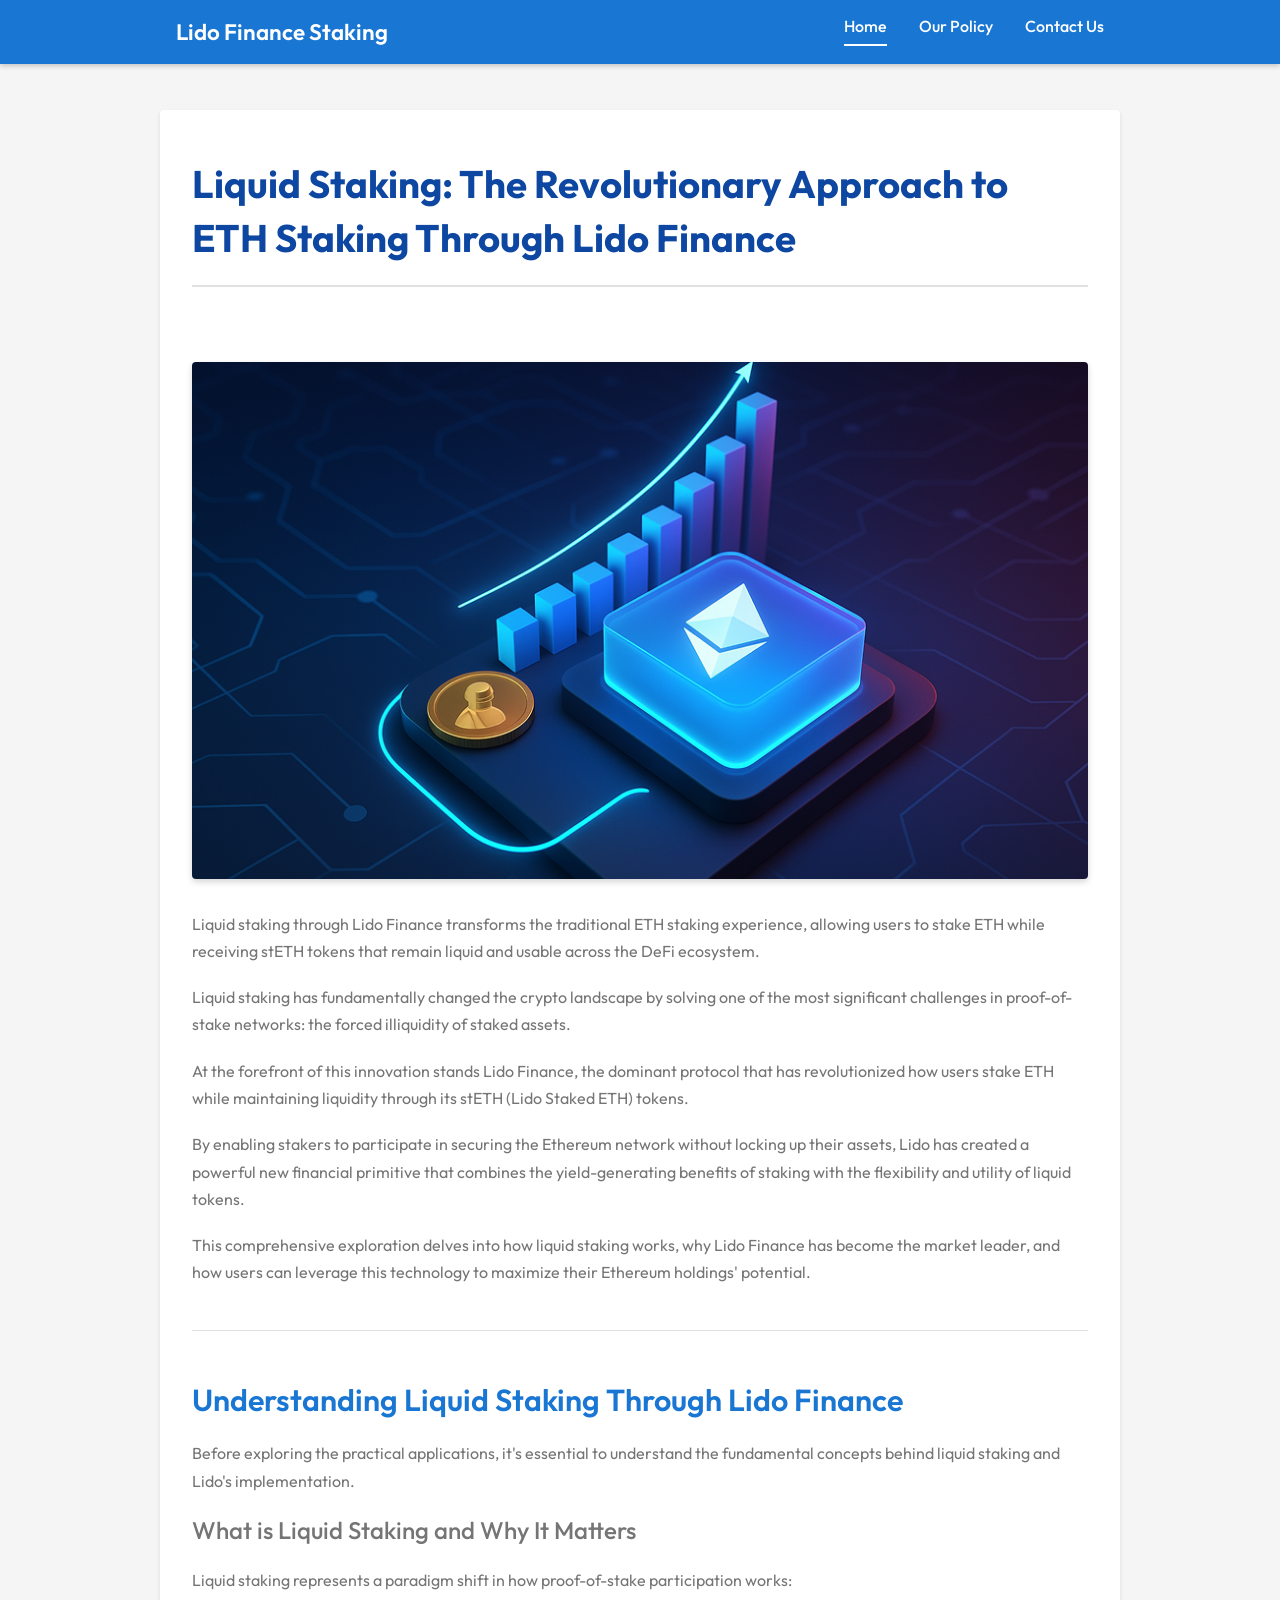
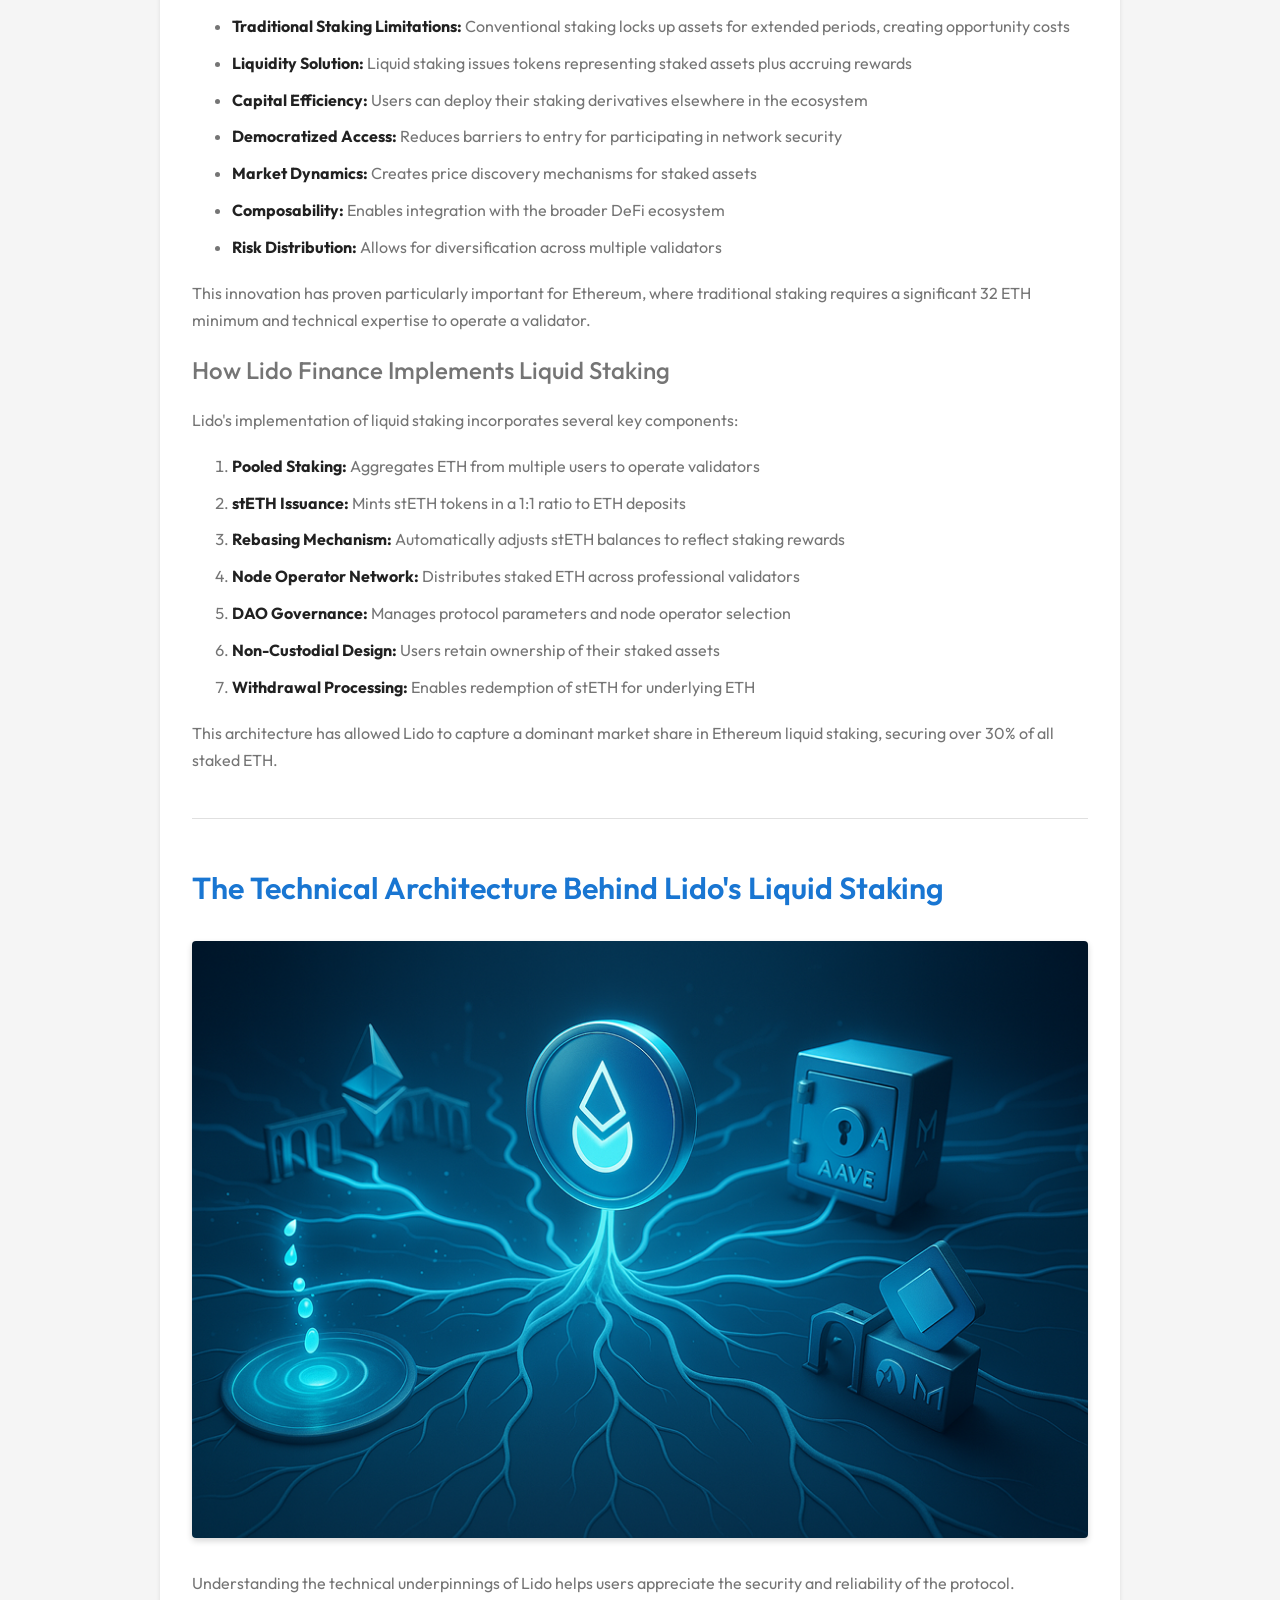
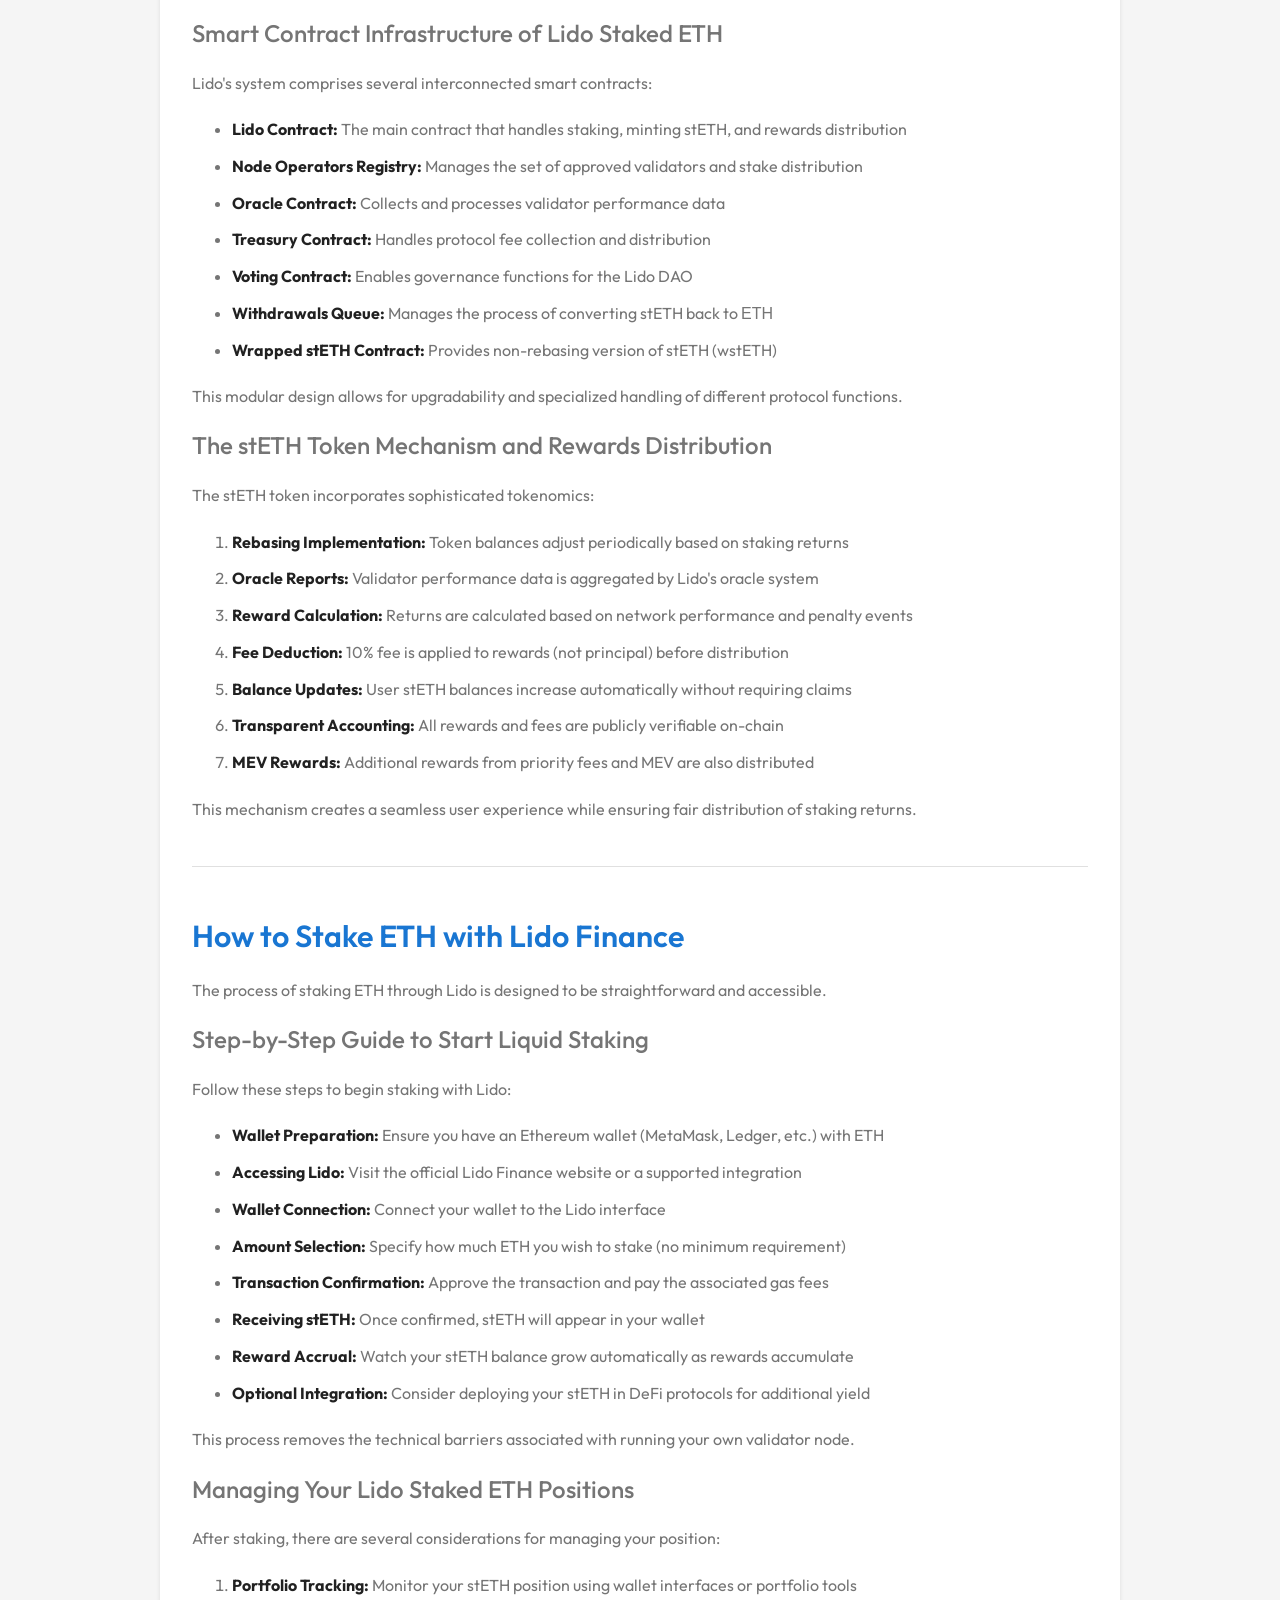
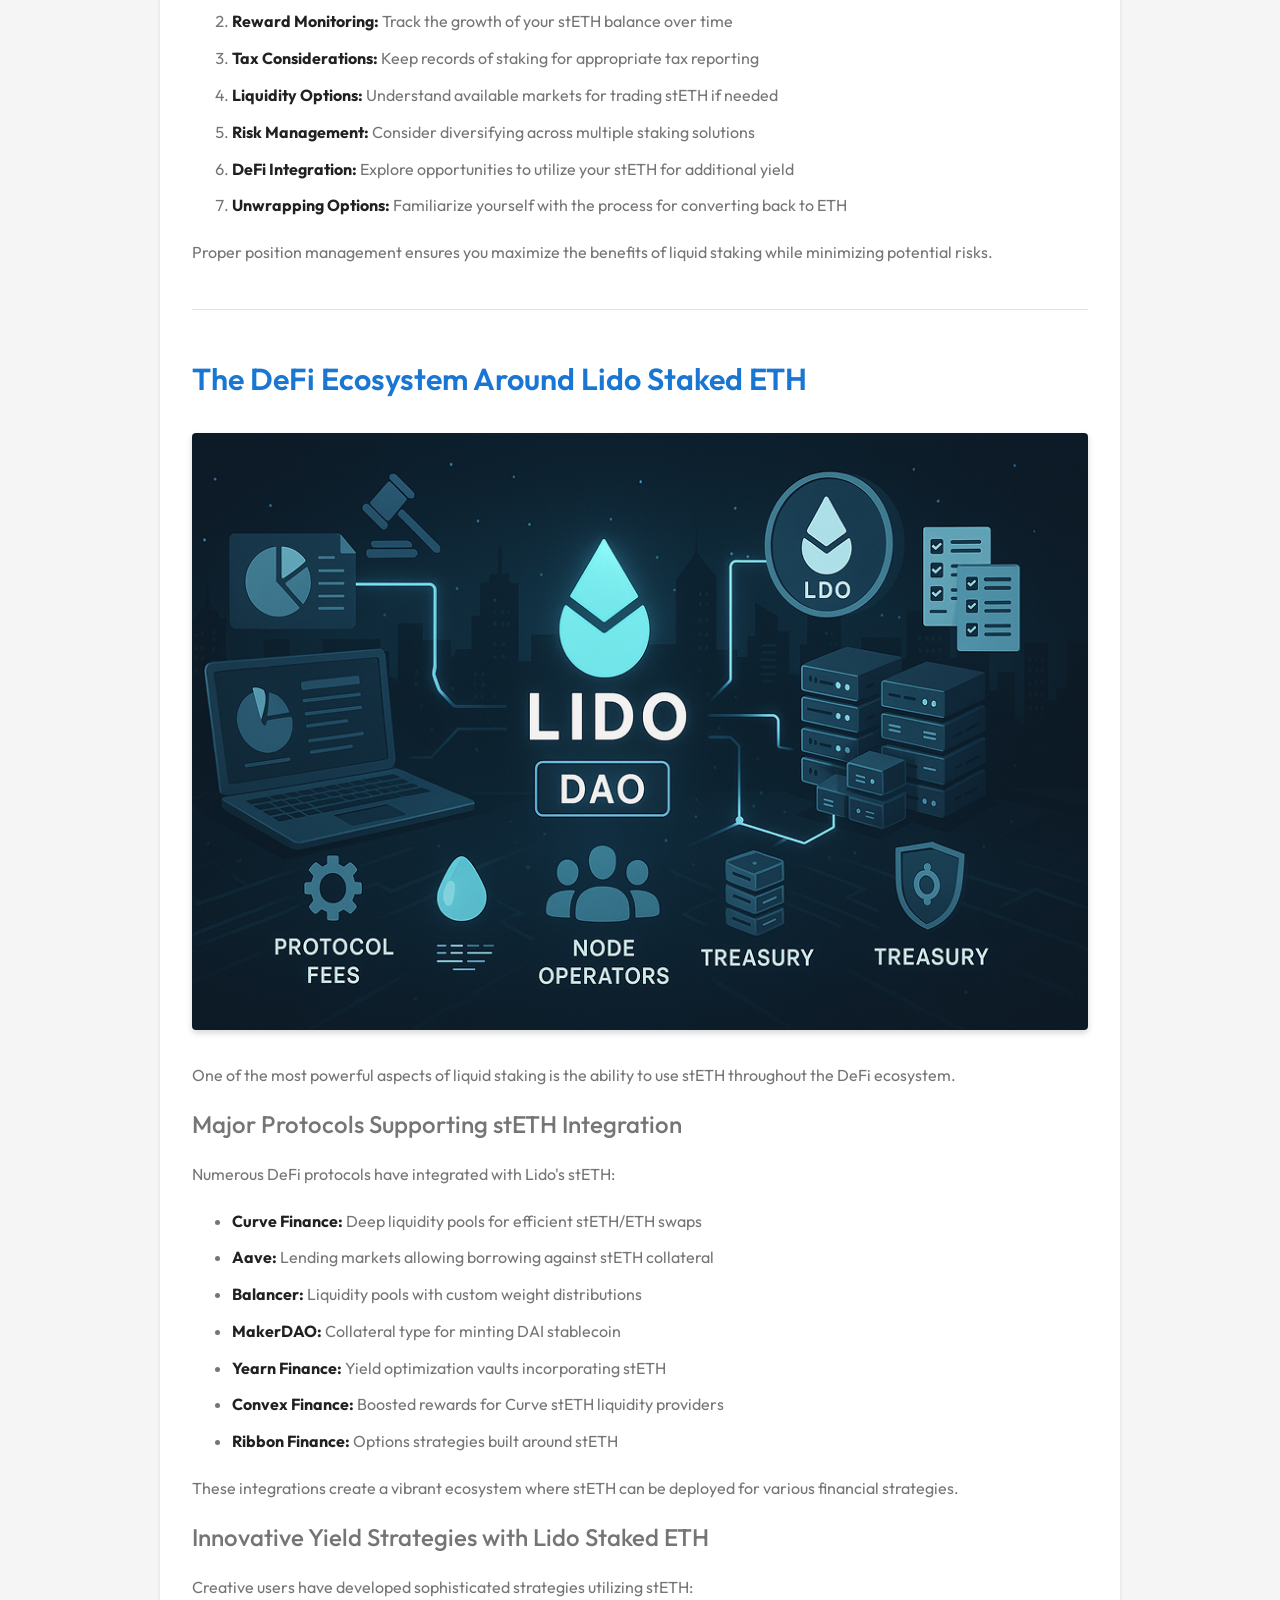
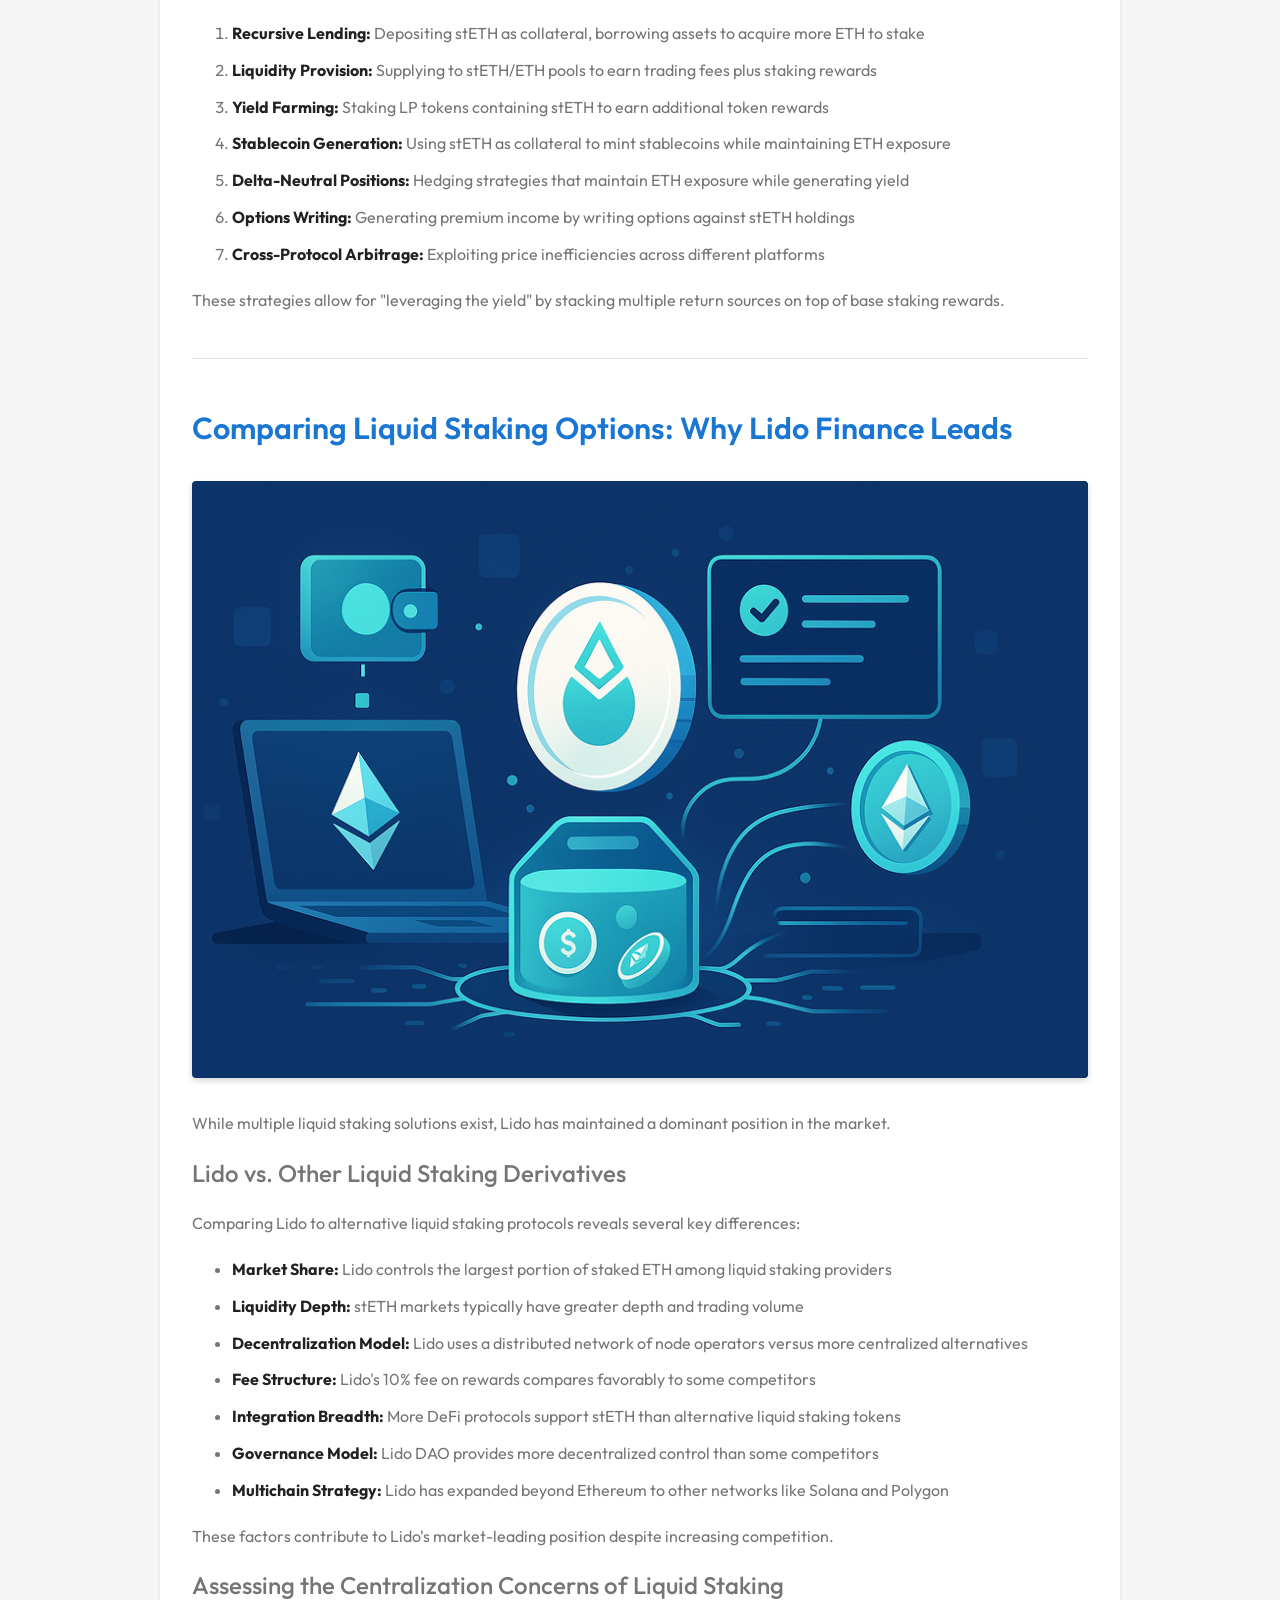
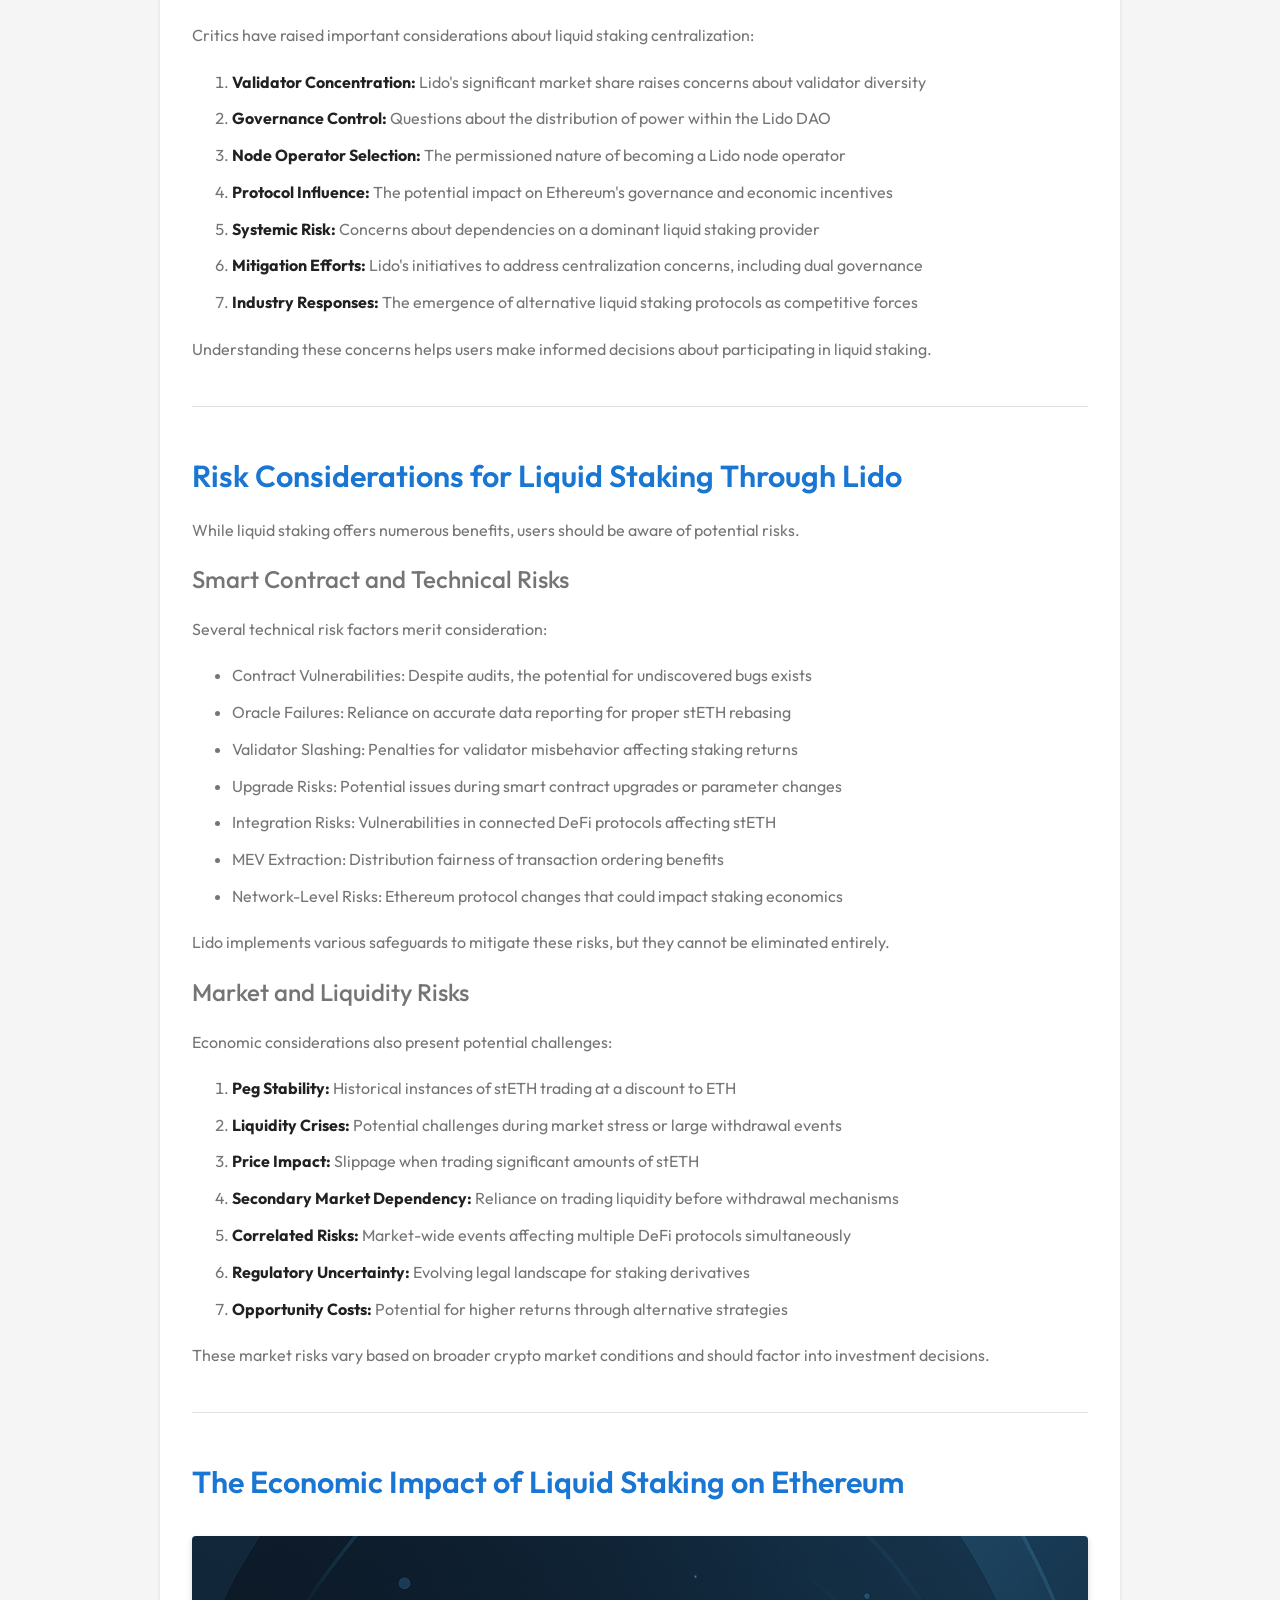
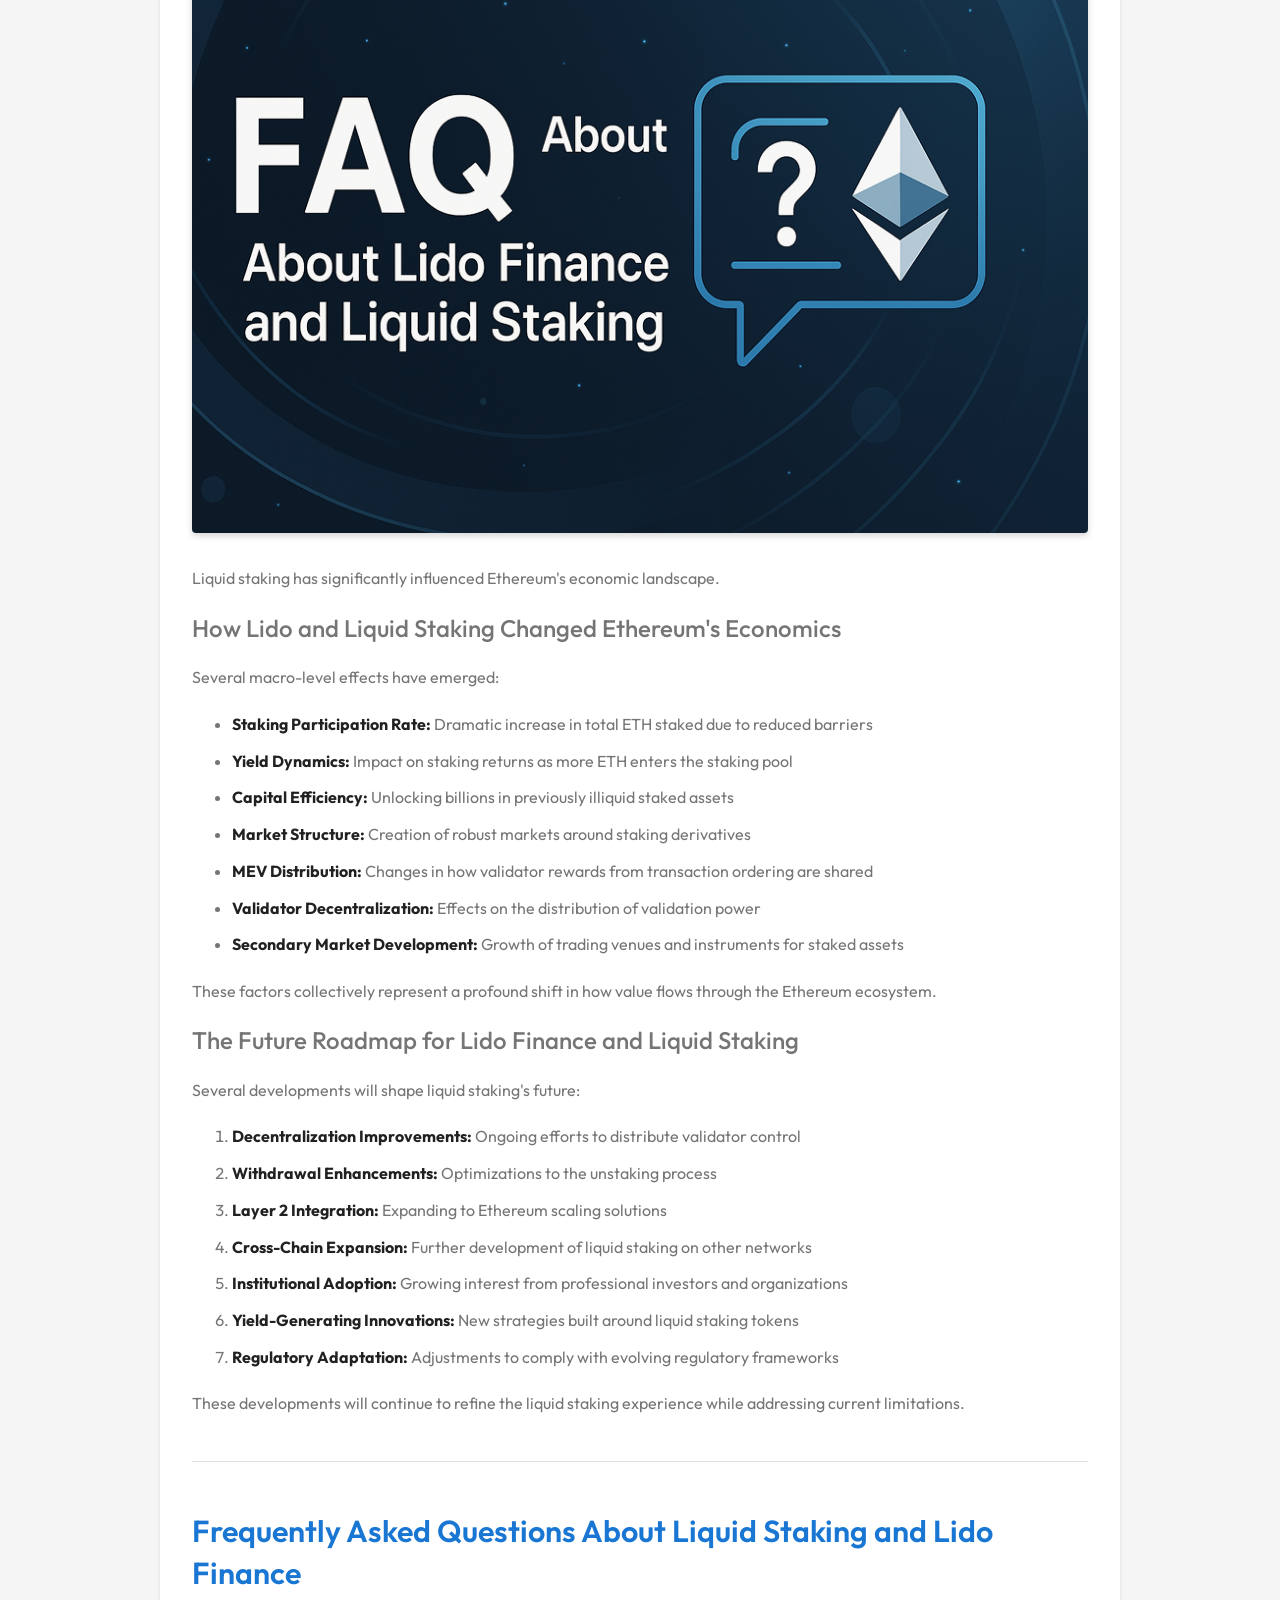
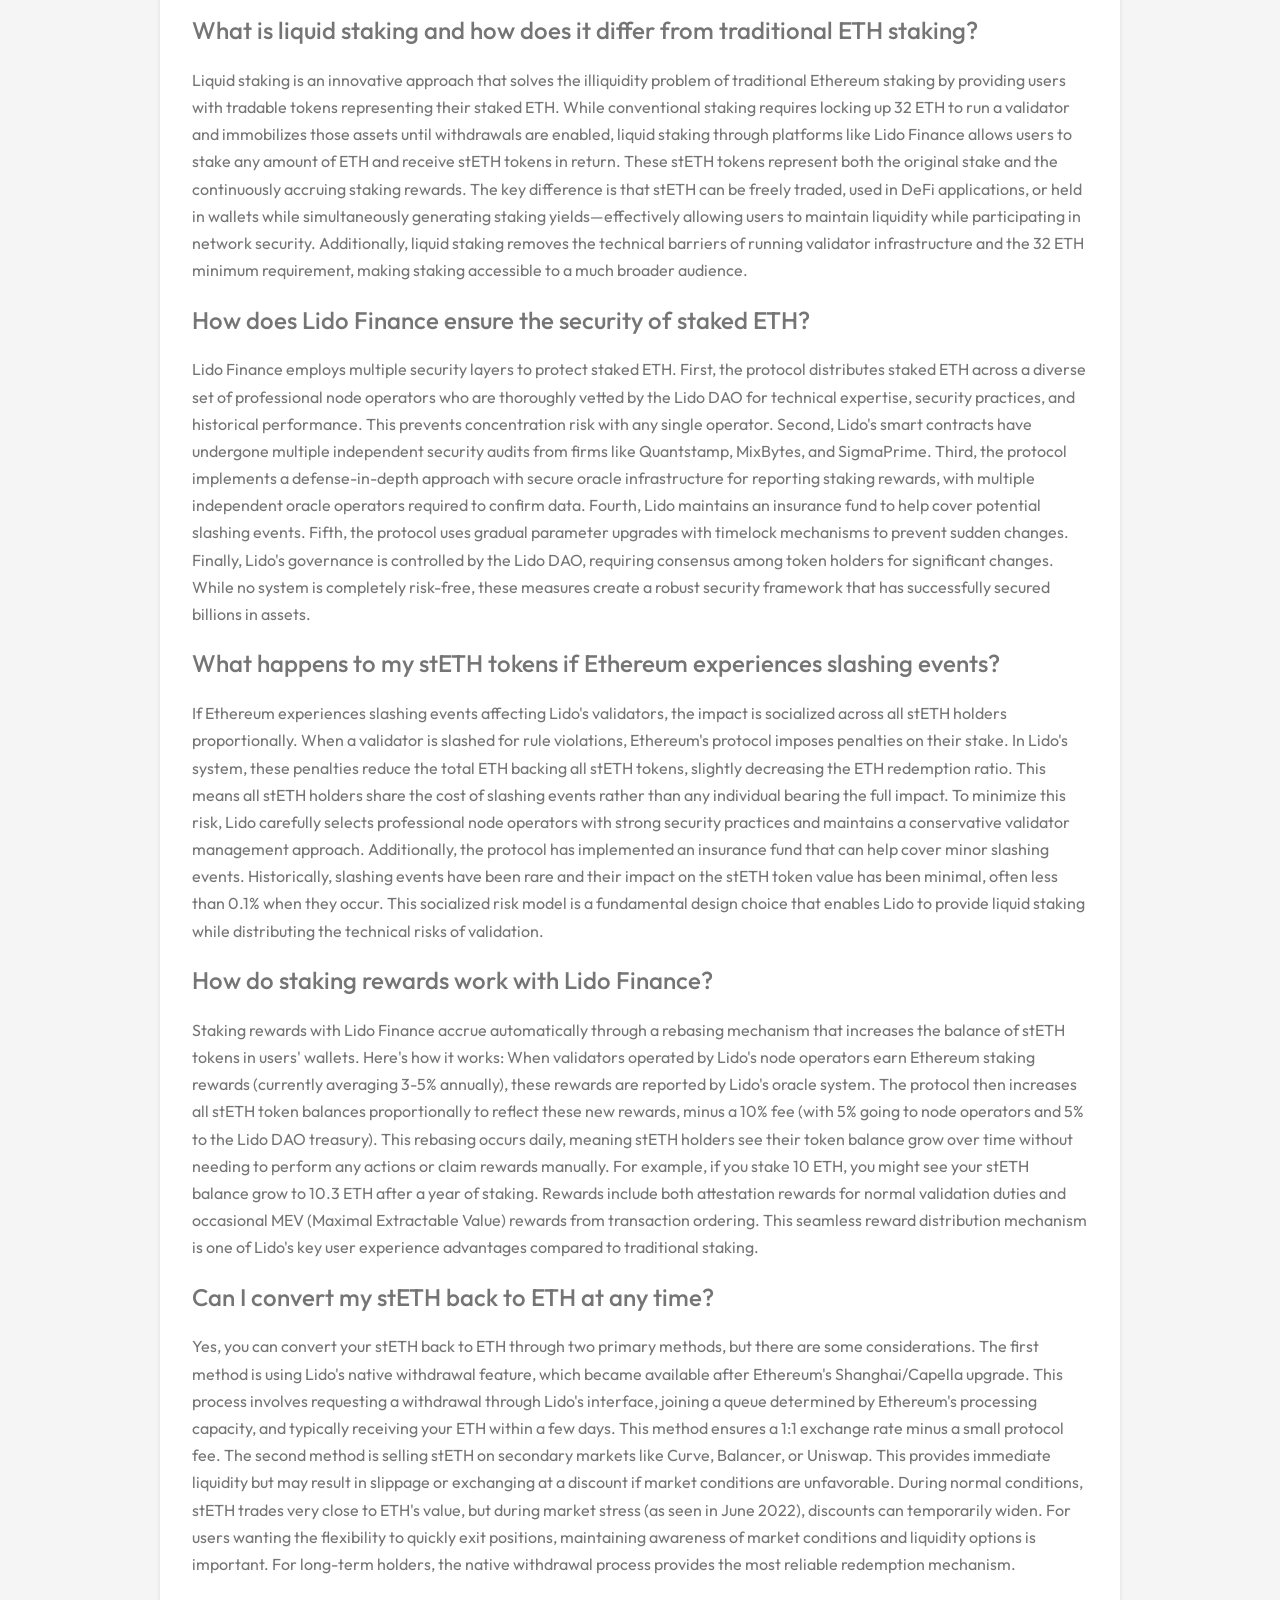
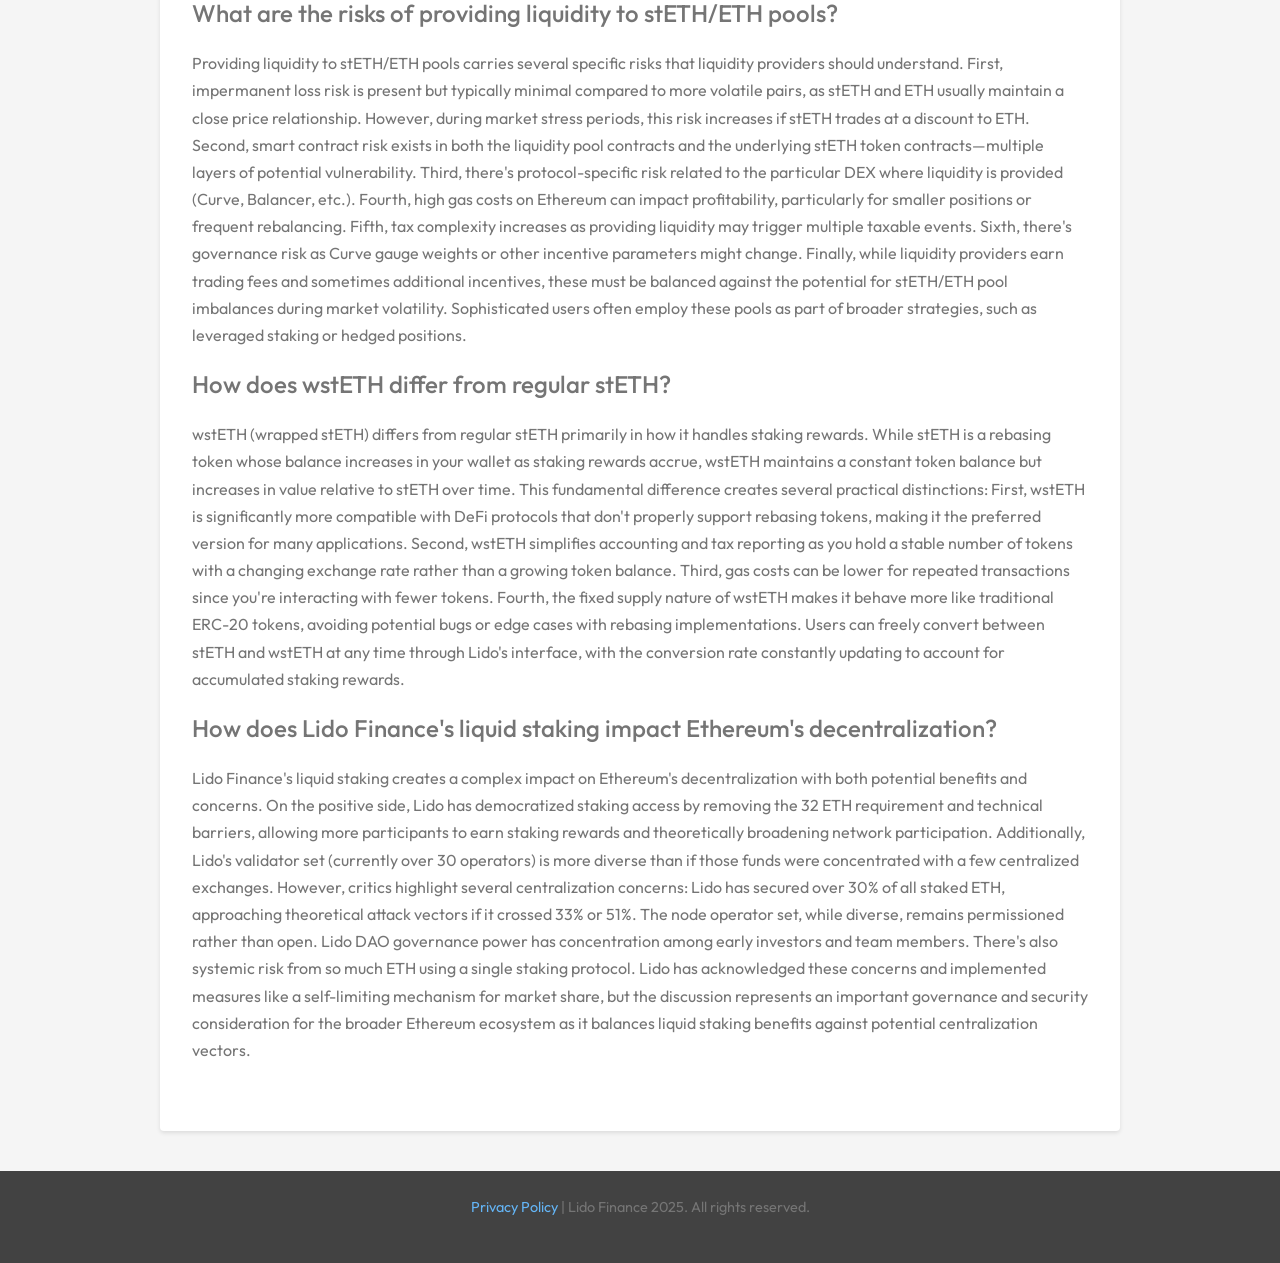
<file: index.html>
<!doctype html>
<html lang="ru">
<head>
    <meta charset="UTF-8">
    <meta name="viewport" content="width=device-width, initial-scale=1.0">
    <title>Liquid Staking: How Lido Revolutionized Ethereum Staking</title> 
    <meta name="title" content="Liquid Staking: How Lido Revolutionized Ethereum Staking">
    <meta name="description" content="Discover how liquid staking through Lido Finance transformed ETH staking by solving the liquidity problem while still allowing users to earn validator rewards.">
    
    <link rel="stylesheet" href="stylesheets/fonts.css">
    <link rel="stylesheet" href="stylesheets/style.css">
</head>
<body>
    <header>
        <div class="content header-content">
            <div class="logo">Lido Finance Staking</div> <nav>
                 <button class="burger-menu" id="burger-menu" aria-label="Toggle navigation">
                    <span></span>
                    <span></span>
                    <span></span>
                 </button>
                 <ul class="nav" id="main-nav">
                    <li><a href="index.html" class="active">Home</a></li> <li>
                        <a href="policy.html">Our Policy</a></li>
                    <li><a href="contacts.html">Contact Us</a></li>
                </ul>
            </nav>
        </div>
    </header>

    <div class="container">
        <h1>Liquid Staking: The Revolutionary Approach to ETH Staking Through Lido Finance</h1>

        <div class="content-block">
             <img src="img/main-pic-1.png" alt="liquid-staking-through-lido" class="responsive-img">
            <p>Liquid staking through Lido Finance transforms the traditional ETH staking experience, allowing users to stake ETH while receiving stETH tokens that remain liquid and usable across the DeFi ecosystem.</p>
            <p>Liquid staking has fundamentally changed the crypto landscape by solving one of the most significant challenges in proof-of-stake networks: the forced illiquidity of staked assets.</p>
            <p>At the forefront of this innovation stands Lido Finance, the dominant protocol that has revolutionized how users stake ETH while maintaining liquidity through its stETH (Lido Staked ETH) tokens.</p>
            <p>By enabling stakers to participate in securing the Ethereum network without locking up their assets, Lido has created a powerful new financial primitive that combines the yield-generating benefits of staking with the flexibility and utility of liquid tokens.</p>
            <p>This comprehensive exploration delves into how liquid staking works, why Lido Finance has become the market leader, and how users can leverage this technology to maximize their Ethereum holdings' potential.</p>
        </div>

        <div class="content-block">
            <h2>Understanding Liquid Staking Through Lido Finance</h2>
            <p>Before exploring the practical applications, it's essential to understand the fundamental concepts behind liquid staking and Lido's implementation.</p>
            <h3>What is Liquid Staking and Why It Matters</h3>
             <p>Liquid staking represents a paradigm shift in how proof-of-stake participation works:</p>
            <ul>
                <li><b>Traditional Staking Limitations:</b> Conventional staking locks up assets for extended periods, creating opportunity costs</li>
                <li><b>Liquidity Solution:</b> Liquid staking issues tokens representing staked assets plus accruing rewards</li>
                <li><b>Capital Efficiency:</b> Users can deploy their staking derivatives elsewhere in the ecosystem</li>
                <li><b>Democratized Access:</b> Reduces barriers to entry for participating in network security</li>
                <li><b>Market Dynamics:</b> Creates price discovery mechanisms for staked assets</li>
                <li><b>Composability:</b> Enables integration with the broader DeFi ecosystem</li>
                <li><b>Risk Distribution:</b> Allows for diversification across multiple validators</li>
            </ul>
            <p>This innovation has proven particularly important for Ethereum, where traditional staking requires a significant 32 ETH minimum and technical expertise to operate a validator.</p>
            <h3>How Lido Finance Implements Liquid Staking</h3>
            <p>Lido's implementation of liquid staking incorporates several key components:</p>
            <ol>
                <li><b>Pooled Staking:</b> Aggregates ETH from multiple users to operate validators</li>
                <li><b>stETH Issuance:</b> Mints stETH tokens in a 1:1 ratio to ETH deposits</li>
                <li><b>Rebasing Mechanism:</b> Automatically adjusts stETH balances to reflect staking rewards</li>
                <li><b>Node Operator Network:</b> Distributes staked ETH across professional validators</li>
                <li><b>DAO Governance:</b> Manages protocol parameters and node operator selection</li>
                <li><b>Non-Custodial Design:</b> Users retain ownership of their staked assets</li>
                <li><b>Withdrawal Processing:</b> Enables redemption of stETH for underlying ETH</li>
            </ol>
             <p>This architecture has allowed Lido to capture a dominant market share in Ethereum liquid staking, securing over 30% of all staked ETH.</p>
        </div>

         <div class="content-block">
            <h2>The Technical Architecture Behind Lido's Liquid Staking</h2>
            <img src="img/main-pic-2.png" alt="technical-architecture-lido" class="responsive-img">
            <p>Understanding the technical underpinnings of Lido helps users appreciate the security and reliability of the protocol.</p>
            <h3>Smart Contract Infrastructure of Lido Staked ETH</h3>
            <p>Lido's system comprises several interconnected smart contracts:</p>
            <ul>
                <li><b>Lido Contract:</b> The main contract that handles staking, minting stETH, and rewards distribution</li>
                <li><b>Node Operators Registry:</b> Manages the set of approved validators and stake distribution</li>
                <li><b>Oracle Contract:</b> Collects and processes validator performance data</li>
                <li><b>Treasury Contract:</b> Handles protocol fee collection and distribution</li>
                <li><b>Voting Contract:</b> Enables governance functions for the Lido DAO</li>
                <li><b>Withdrawals Queue:</b> Manages the process of converting stETH back to ΕΤΗ</li>
                <li><b>Wrapped stETH Contract:</b> Provides non-rebasing version of stETH (wstETH)</li>
            </ul>
            <p>This modular design allows for upgradability and specialized handling of different protocol functions.</p>
            <h3>The stETH Token Mechanism and Rewards Distribution</h3>
            <p>The stETH token incorporates sophisticated tokenomics:</p>
             <ol>
                <li><b>Rebasing Implementation:</b> Token balances adjust periodically based on staking returns</li>
                <li><b>Oracle Reports:</b> Validator performance data is aggregated by Lido's oracle system</li>
                <li><b>Reward Calculation:</b> Returns are calculated based on network performance and penalty events</li>
                <li><b>Fee Deduction:</b> 10% fee is applied to rewards (not principal) before distribution</li>
                <li><b>Balance Updates:</b> User stETH balances increase automatically without requiring claims</li>
                <li><b>Transparent Accounting:</b> All rewards and fees are publicly verifiable on-chain</li>
                <li><b>MEV Rewards:</b> Additional rewards from priority fees and MEV are also distributed</li>
            </ol>
            <p>This mechanism creates a seamless user experience while ensuring fair distribution of staking returns.</p>
        </div>

        <div class="content-block">
            <h2>How to Stake ETH with Lido Finance</h2>
            <p>The process of staking ETH through Lido is designed to be straightforward and accessible.</p>
            <h3>Step-by-Step Guide to Start Liquid Staking</h3>
            <p>Follow these steps to begin staking with Lido:</p>
            <ul>
                 <li><b>Wallet Preparation:</b> Ensure you have an Ethereum wallet (MetaMask, Ledger, etc.) with ETH</li>
                 <li><b>Accessing Lido:</b> Visit the official Lido Finance website or a supported integration</li>
                 <li><b>Wallet Connection:</b> Connect your wallet to the Lido interface</li>
                 <li><b>Amount Selection:</b> Specify how much ETH you wish to stake (no minimum requirement)</li>
                 <li><b>Transaction Confirmation:</b> Approve the transaction and pay the associated gas fees</li>
                 <li><b>Receiving stETH:</b> Once confirmed, stETH will appear in your wallet</li>
                 <li><b>Reward Accrual:</b> Watch your stETH balance grow automatically as rewards accumulate</li>
                 <li><b>Optional Integration:</b> Consider deploying your stETH in DeFi protocols for additional yield</li>
            </ul>
            <p>This process removes the technical barriers associated with running your own validator node.</p>
            <h3>Managing Your Lido Staked ETH Positions</h3>
             <p>After staking, there are several considerations for managing your position:</p>
             <ol>
                <li><b>Portfolio Tracking:</b> Monitor your stETH position using wallet interfaces or portfolio tools</li>
                <li><b>Reward Monitoring:</b> Track the growth of your stETH balance over time</li>
                <li><b>Tax Considerations:</b> Keep records of staking for appropriate tax reporting</li>
                <li><b>Liquidity Options:</b> Understand available markets for trading stETH if needed</li>
                <li><b>Risk Management:</b> Consider diversifying across multiple staking solutions</li>
                <li><b>DeFi Integration:</b> Explore opportunities to utilize your stETH for additional yield</li>
                <li><b>Unwrapping Options:</b> Familiarize yourself with the process for converting back to ETH</li>
            </ol>
            <p>Proper position management ensures you maximize the benefits of liquid staking while minimizing potential risks.</p>
        </div>
        
        <div class="content-block">
            <h2>The DeFi Ecosystem Around Lido Staked ETH</h2>
            <img src="img/main-pic-3.png" alt="defi-lido-staked-eth" class="responsive-img">
            <p>One of the most powerful aspects of liquid staking is the ability to use stETH throughout the DeFi ecosystem.</p>
            <h3>Major Protocols Supporting stETH Integration</h3>
            <p>Numerous DeFi protocols have integrated with Lido's stETH:</p>
             <ul>
                <li><b>Curve Finance:</b> Deep liquidity pools for efficient stETH/ETH swaps</li>
                <li><b>Aave:</b> Lending markets allowing borrowing against stETH collateral</li>
                <li><b>Balancer:</b> Liquidity pools with custom weight distributions</li>
                <li><b>MakerDAO:</b> Collateral type for minting DAI stablecoin</li>
                <li><b>Yearn Finance:</b> Yield optimization vaults incorporating stETH</li>
                <li><b>Convex Finance:</b> Boosted rewards for Curve stETH liquidity providers</li>
                <li><b>Ribbon Finance:</b> Options strategies built around stETH</li>
            </ul>
             <p>These integrations create a vibrant ecosystem where stETH can be deployed for various financial strategies.</p>
            <h3>Innovative Yield Strategies with Lido Staked ETH</h3>
            <p>Creative users have developed sophisticated strategies utilizing stETH:</p>
            <ol>
                 <li><b>Recursive Lending:</b> Depositing stETH as collateral, borrowing assets to acquire more ETH to stake</li>
                 <li><b>Liquidity Provision:</b> Supplying to stETH/ETH pools to earn trading fees plus staking rewards</li>
                 <li><b>Yield Farming:</b> Staking LP tokens containing stETH to earn additional token rewards</li>
                 <li><b>Stablecoin Generation:</b> Using stETH as collateral to mint stablecoins while maintaining ETH exposure</li>
                 <li><b>Delta-Neutral Positions:</b> Hedging strategies that maintain ETH exposure while generating yield</li>
                 <li><b>Options Writing:</b> Generating premium income by writing options against stETH holdings</li>
                 <li><b>Cross-Protocol Arbitrage:</b> Exploiting price inefficiencies across different platforms</li>
            </ol>
            <p>These strategies allow for "leveraging the yield" by stacking multiple return sources on top of base staking rewards.</p>
        </div>

         <div class="content-block">
             <h2>Comparing Liquid Staking Options: Why Lido Finance Leads</h2>
            <img src="img/main-pic-4.png" alt="compare-liquid-staking-lido" class="responsive-img">
            <p>While multiple liquid staking solutions exist, Lido has maintained a dominant position in the market.</p>
            <h3>Lido vs. Other Liquid Staking Derivatives</h3>
            <p>Comparing Lido to alternative liquid staking protocols reveals several key differences:</p>
            <ul>
                <li><b>Market Share:</b> Lido controls the largest portion of staked ETH among liquid staking providers</li>
                <li><b>Liquidity Depth:</b> stETH markets typically have greater depth and trading volume</li>
                <li><b>Decentralization Model:</b> Lido uses a distributed network of node operators versus more centralized alternatives</li>
                <li><b>Fee Structure:</b> Lido's 10% fee on rewards compares favorably to some competitors</li>
                <li><b>Integration Breadth:</b> More DeFi protocols support stETH than alternative liquid staking tokens</li>
                <li><b>Governance Model:</b> Lido DAO provides more decentralized control than some competitors</li>
                <li><b>Multichain Strategy:</b> Lido has expanded beyond Ethereum to other networks like Solana and Polygon</li>
            </ul>
             <p>These factors contribute to Lido's market-leading position despite increasing competition.</p>
            <h3>Assessing the Centralization Concerns of Liquid Staking</h3>
             <p>Critics have raised important considerations about liquid staking centralization:</p>
            <ol>
                 <li><b>Validator Concentration:</b> Lido's significant market share raises concerns about validator diversity</li>
                 <li><b>Governance Control:</b> Questions about the distribution of power within the Lido DAO</li>
                 <li><b>Node Operator Selection:</b> The permissioned nature of becoming a Lido node operator</li>
                 <li><b>Protocol Influence:</b> The potential impact on Ethereum's governance and economic incentives</li>
                 <li><b>Systemic Risk:</b> Concerns about dependencies on a dominant liquid staking provider</li>
                 <li><b>Mitigation Efforts:</b> Lido's initiatives to address centralization concerns, including dual governance</li>
                 <li><b>Industry Responses:</b> The emergence of alternative liquid staking protocols as competitive forces</li>
            </ol>
            <p>Understanding these concerns helps users make informed decisions about participating in liquid staking.</p>
        </div>

         <div class="content-block">
            <h2>Risk Considerations for Liquid Staking Through Lido</h2>
            <p>While liquid staking offers numerous benefits, users should be aware of potential risks.</p>
            <h3>Smart Contract and Technical Risks</h3>
            <p>Several technical risk factors merit consideration:</p>
            <ul>
                 <li>Contract Vulnerabilities: Despite audits, the potential for undiscovered bugs exists</li>
                 <li>Oracle Failures: Reliance on accurate data reporting for proper stETH rebasing</li>
                 <li>Validator Slashing: Penalties for validator misbehavior affecting staking returns</li>
                 <li>Upgrade Risks: Potential issues during smart contract upgrades or parameter changes</li>
                 <li>Integration Risks: Vulnerabilities in connected DeFi protocols affecting stETH</li>
                 <li>MEV Extraction: Distribution fairness of transaction ordering benefits</li>
                 <li>Network-Level Risks: Ethereum protocol changes that could impact staking economics</li>
            </ul>
            <p>Lido implements various safeguards to mitigate these risks, but they cannot be eliminated entirely.</p>
            <h3>Market and Liquidity Risks</h3>
            <p>Economic considerations also present potential challenges:</p>
            <ol>
                <li><b>Peg Stability:</b> Historical instances of stETH trading at a discount to ETH</li>
                <li><b>Liquidity Crises:</b> Potential challenges during market stress or large withdrawal events</li>
                <li><b>Price Impact:</b> Slippage when trading significant amounts of stETH</li>
                <li><b>Secondary Market Dependency:</b> Reliance on trading liquidity before withdrawal mechanisms</li>
                <li><b>Correlated Risks:</b> Market-wide events affecting multiple DeFi protocols simultaneously</li>
                <li><b>Regulatory Uncertainty:</b> Evolving legal landscape for staking derivatives</li>
                <li><b>Opportunity Costs:</b> Potential for higher returns through alternative strategies</li>
            </ol>
            <p>These market risks vary based on broader crypto market conditions and should factor into investment decisions.</p>
        </div>

         <div class="content-block">
            <h2>The Economic Impact of Liquid Staking on Ethereum</h2>
             <img src="img/main-pic-5.png" alt="staking-impact-ethereum-lido" class="responsive-img">
            <p>Liquid staking has significantly influenced Ethereum's economic landscape.</p>
            <h3>How Lido and Liquid Staking Changed Ethereum's Economics</h3>
            <p>Several macro-level effects have emerged:</p>
            <ul>
                 <li><b>Staking Participation Rate:</b> Dramatic increase in total ETH staked due to reduced barriers</li>
                 <li><b>Yield Dynamics:</b> Impact on staking returns as more ETH enters the staking pool</li>
                 <li><b>Capital Efficiency:</b> Unlocking billions in previously illiquid staked assets</li>
                 <li><b>Market Structure:</b> Creation of robust markets around staking derivatives</li>
                 <li><b>MEV Distribution:</b> Changes in how validator rewards from transaction ordering are shared</li>
                 <li><b>Validator Decentralization:</b> Effects on the distribution of validation power</li>
                 <li><b>Secondary Market Development:</b> Growth of trading venues and instruments for staked assets</li>
            </ul>
            <p>These factors collectively represent a profound shift in how value flows through the Ethereum ecosystem.</p>
             <h3>The Future Roadmap for Lido Finance and Liquid Staking</h3>
             <p>Several developments will shape liquid staking's future:</p>
             <ol>
                 <li><b>Decentralization Improvements:</b> Ongoing efforts to distribute validator control</li>
                 <li><b>Withdrawal Enhancements:</b> Optimizations to the unstaking process</li>
                 <li><b>Layer 2 Integration:</b> Expanding to Ethereum scaling solutions</li>
                 <li><b>Cross-Chain Expansion:</b> Further development of liquid staking on other networks</li>
                 <li><b>Institutional Adoption:</b> Growing interest from professional investors and organizations</li>
                 <li><b>Yield-Generating Innovations:</b> New strategies built around liquid staking tokens</li>
                 <li><b>Regulatory Adaptation:</b> Adjustments to comply with evolving regulatory frameworks</li>
             </ol>
             <p>These developments will continue to refine the liquid staking experience while addressing current limitations.</p>
        </div>

        <div class="content-block">
            <h2>Frequently Asked Questions About Liquid Staking and Lido Finance</h2>
             <h3>What is liquid staking and how does it differ from traditional ETH staking?</h3>
            <p>Liquid staking is an innovative approach that solves the illiquidity problem of traditional Ethereum staking by providing users with tradable tokens representing their staked ETH. While conventional staking requires locking up 32 ETH to run a validator and immobilizes those assets until withdrawals are enabled, liquid staking through platforms like Lido Finance allows users to stake any amount of ETH and receive stETH tokens in return. These stETH tokens represent both the original stake and the continuously accruing staking rewards. The key difference is that stETH can be freely traded, used in DeFi applications, or held in wallets while simultaneously generating staking yields—effectively allowing users to maintain liquidity while participating in network security. Additionally, liquid staking removes the technical barriers of running validator infrastructure and the 32 ETH minimum requirement, making staking accessible to a much broader audience.</p>
            <h3>How does Lido Finance ensure the security of staked ETH?</h3>
             <p>Lido Finance employs multiple security layers to protect staked ETH. First, the protocol distributes staked ETH across a diverse set of professional node operators who are thoroughly vetted by the Lido DAO for technical expertise, security practices, and historical performance. This prevents concentration risk with any single operator. Second, Lido's smart contracts have undergone multiple independent security audits from firms like Quantstamp, MixBytes, and SigmaPrime. Third, the protocol implements a defense-in-depth approach with secure oracle infrastructure for reporting staking rewards, with multiple independent oracle operators required to confirm data. Fourth, Lido maintains an insurance fund to help cover potential slashing events. Fifth, the protocol uses gradual parameter upgrades with timelock mechanisms to prevent sudden changes. Finally, Lido's governance is controlled by the Lido DAO, requiring consensus among token holders for significant changes. While no system is completely risk-free, these measures create a robust security framework that has successfully secured billions in assets.</p>
            <h3>What happens to my stETH tokens if Ethereum experiences slashing events?</h3>
            <p>If Ethereum experiences slashing events affecting Lido's validators, the impact is socialized across all stETH holders proportionally. When a validator is slashed for rule violations, Ethereum's protocol imposes penalties on their stake. In Lido's system, these penalties reduce the total ETH backing all stETH tokens, slightly decreasing the ETH redemption ratio. This means all stETH holders share the cost of slashing events rather than any individual bearing the full impact. To minimize this risk, Lido carefully selects professional node operators with strong security practices and maintains a conservative validator management approach. Additionally, the protocol has implemented an insurance fund that can help cover minor slashing events. Historically, slashing events have been rare and their impact on the stETH token value has been minimal, often less than 0.1% when they occur. This socialized risk model is a fundamental design choice that enables Lido to provide liquid staking while distributing the technical risks of validation.</p>
            <h3>How do staking rewards work with Lido Finance?</h3>
            <p>Staking rewards with Lido Finance accrue automatically through a rebasing mechanism that increases the balance of stETH tokens in users' wallets. Here's how it works: When validators operated by Lido's node operators earn Ethereum staking rewards (currently averaging 3-5% annually), these rewards are reported by Lido's oracle system. The protocol then increases all stETH token balances proportionally to reflect these new rewards, minus a 10% fee (with 5% going to node operators and 5% to the Lido DAO treasury). This rebasing occurs daily, meaning stETH holders see their token balance grow over time without needing to perform any actions or claim rewards manually. For example, if you stake 10 ETH, you might see your stETH balance grow to 10.3 ETH after a year of staking. Rewards include both attestation rewards for normal validation duties and occasional MEV (Maximal Extractable Value) rewards from transaction ordering. This seamless reward distribution mechanism is one of Lido's key user experience advantages compared to traditional staking.</p>
            <h3>Can I convert my stETH back to ETH at any time?</h3>
            <p>Yes, you can convert your stETH back to ETH through two primary methods, but there are some considerations. The first method is using Lido's native withdrawal feature, which became available after Ethereum's Shanghai/Capella upgrade. This process involves requesting a withdrawal through Lido's interface, joining a queue determined by Ethereum's processing capacity, and typically receiving your ETH within a few days. This method ensures a 1:1 exchange rate minus a small protocol fee. The second method is selling stETH on secondary markets like Curve, Balancer, or Uniswap. This provides immediate liquidity but may result in slippage or exchanging at a discount if market conditions are unfavorable. During normal conditions, stETH trades very close to ETH's value, but during market stress (as seen in June 2022), discounts can temporarily widen. For users wanting the flexibility to quickly exit positions, maintaining awareness of market conditions and liquidity options is important. For long-term holders, the native withdrawal process provides the most reliable redemption mechanism.</p>
            <h3>What are the risks of providing liquidity to stETH/ETH pools?</h3>
            <p>Providing liquidity to stETH/ETH pools carries several specific risks that liquidity providers should understand. First, impermanent loss risk is present but typically minimal compared to more volatile pairs, as stETH and ETH usually maintain a close price relationship. However, during market stress periods, this risk increases if stETH trades at a discount to ETH. Second, smart contract risk exists in both the liquidity pool contracts and the underlying stETH token contracts—multiple layers of potential vulnerability. Third, there's protocol-specific risk related to the particular DEX where liquidity is provided (Curve, Balancer, etc.). Fourth, high gas costs on Ethereum can impact profitability, particularly for smaller positions or frequent rebalancing. Fifth, tax complexity increases as providing liquidity may trigger multiple taxable events. Sixth, there's governance risk as Curve gauge weights or other incentive parameters might change. Finally, while liquidity providers earn trading fees and sometimes additional incentives, these must be balanced against the potential for stETH/ETH pool imbalances during market volatility. Sophisticated users often employ these pools as part of broader strategies, such as leveraged staking or hedged positions.</p>
            <h3>How does wstETH differ from regular stETH?</h3>
             <p>wstETH (wrapped stETH) differs from regular stETH primarily in how it handles staking rewards. While stETH is a rebasing token whose balance increases in your wallet as staking rewards accrue, wstETH maintains a constant token balance but increases in value relative to stETH over time. This fundamental difference creates several practical distinctions: First, wstETH is significantly more compatible with DeFi protocols that don't properly support rebasing tokens, making it the preferred version for many applications. Second, wstETH simplifies accounting and tax reporting as you hold a stable number of tokens with a changing exchange rate rather than a growing token balance. Third, gas costs can be lower for repeated transactions since you're interacting with fewer tokens. Fourth, the fixed supply nature of wstETH makes it behave more like traditional ERC-20 tokens, avoiding potential bugs or edge cases with rebasing implementations. Users can freely convert between stETH and wstETH at any time through Lido's interface, with the conversion rate constantly updating to account for accumulated staking rewards.</p>
            <h3>How does Lido Finance's liquid staking impact Ethereum's decentralization?</h3>
            <p>Lido Finance's liquid staking creates a complex impact on Ethereum's decentralization with both potential benefits and concerns. On the positive side, Lido has democratized staking access by removing the 32 ETH requirement and technical barriers, allowing more participants to earn staking rewards and theoretically broadening network participation. Additionally, Lido's validator set (currently over 30 operators) is more diverse than if those funds were concentrated with a few centralized exchanges. However, critics highlight several centralization concerns: Lido has secured over 30% of all staked ETH, approaching theoretical attack vectors if it crossed 33% or 51%. The node operator set, while diverse, remains permissioned rather than open. Lido DAO governance power has concentration among early investors and team members. There's also systemic risk from so much ETH using a single staking protocol. Lido has acknowledged these concerns and implemented measures like a self-limiting mechanism for market share, but the discussion represents an important governance and security consideration for the broader Ethereum ecosystem as it balances liquid staking benefits against potential centralization vectors.</p>
        </div>

    </div>

    <footer>
        <div class="content">
            <p><a href="policy.html">Privacy Policy</a> | Lido Finance 2025. All rights reserved.</p>
        </div>
    </footer>

    <script>
        const burgerMenu = document.getElementById('burger-menu');
        const mainNav = document.getElementById('main-nav');

        burgerMenu.addEventListener('click', () => {
            mainNav.classList.toggle('show');
            burgerMenu.classList.toggle('open'); // Для анимации бургера (опционально)
        });
    </script>
</body>
</html>
</file>
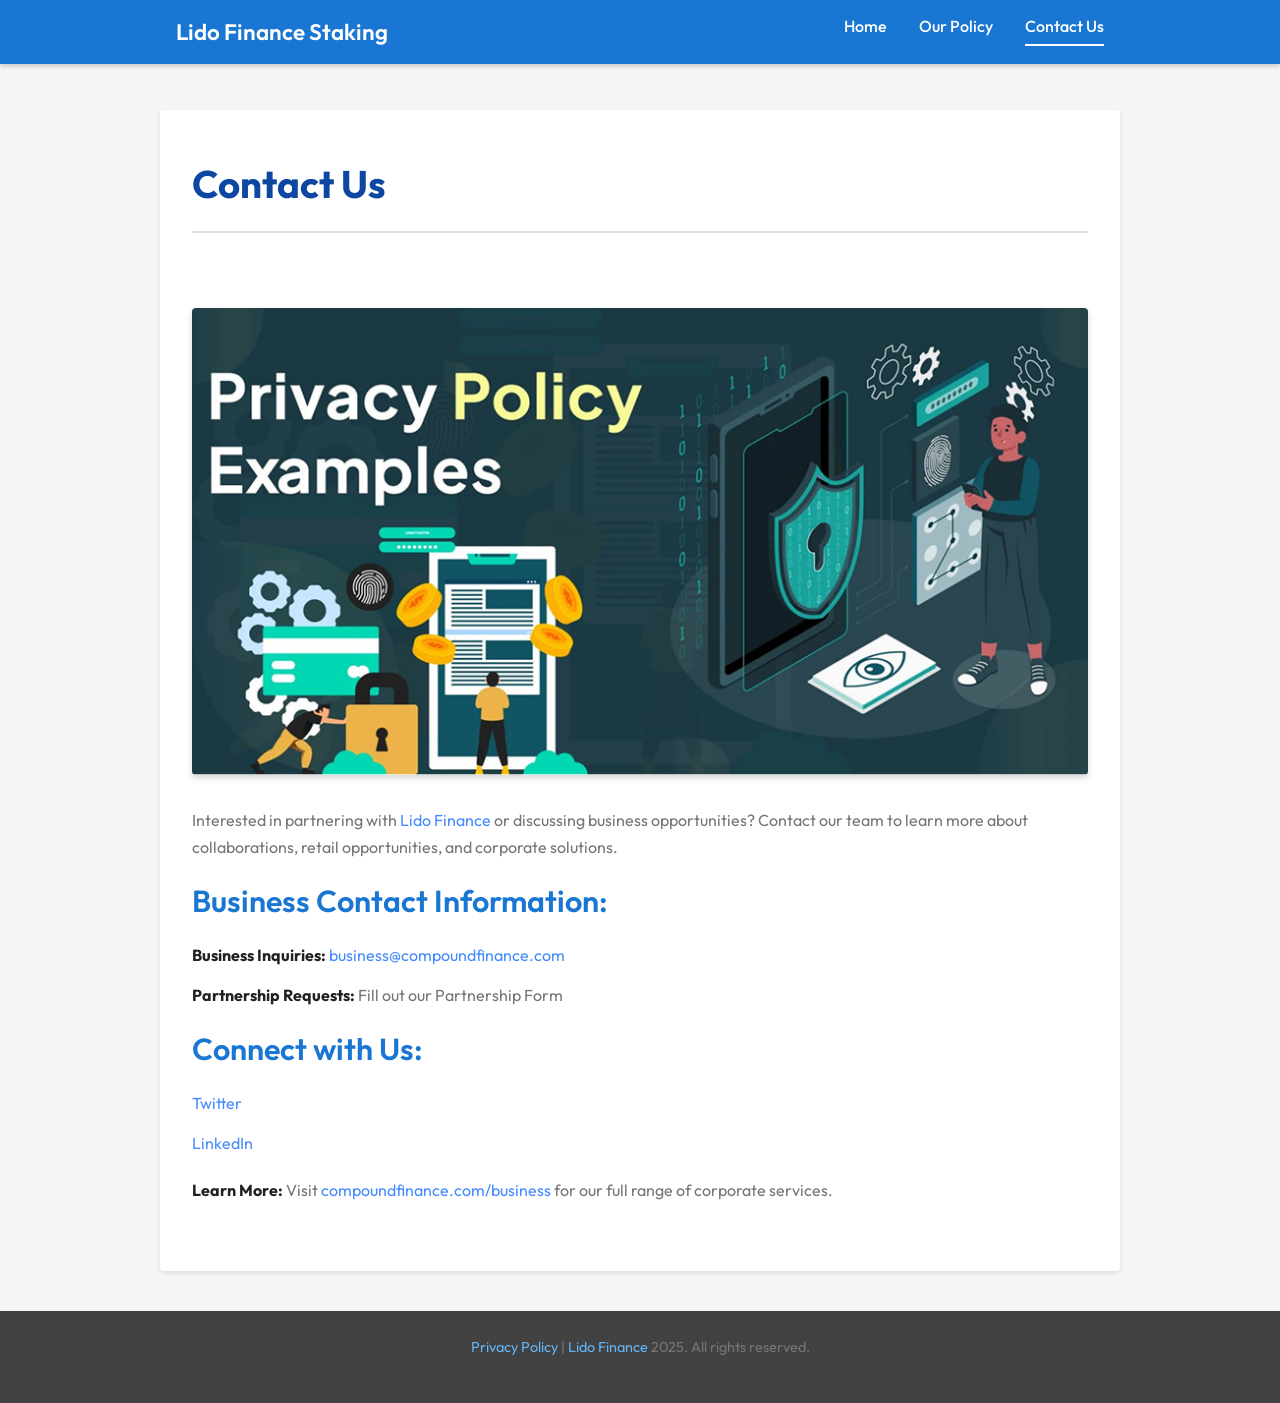
<file: contacts.html>
<!doctype html>
<html lang="ru">
<head>
    <meta charset="UTF-8">
    <meta name="viewport" content="width=device-width, initial-scale=1.0">
    <title>Contact Us - Lido Finance</title> 
    <meta name="description" content="Contact Lido Finance for business inquiries and partnerships.">
    
    <link rel="stylesheet" href="stylesheets/fonts.css">
    <link rel="stylesheet" href="stylesheets/style.css">
</head>
<body>
    <header>
         <div class="content header-content">
            <div class="logo">Lido Finance Staking</div>
            <nav>
                 <button class="burger-menu" id="burger-menu" aria-label="Toggle navigation">
                    <span></span>
                    <span></span>
                    <span></span>
                 </button>
                 <ul class="nav" id="main-nav">
                    <li><a href="index.html">Home</a></li> 
                    <li><a href="policy.html">Our Policy</a></li> 
                    <li><a href="contacts.html" class="active">Contact Us</a></li> 
                </ul>
            </nav>
        </div>
    </header>

    <div class="container">
        <h1>Contact Us</h1>

        <div class="content-block contact-info">
             <img src="img/privacy-pic.png" alt="crypto-customer-support-call" class="responsive-img">
             
             <p>Interested in partnering with <a href="https://mtcaccessibility.com/" target="_blank" rel="noopener noreferrer">Lido Finance</a> or discussing business opportunities? Contact our team to learn more about collaborations, retail opportunities, and corporate solutions.</p>
            
             <h2>Business Contact Information:</h2>
            <ul>
                <li><b>Business Inquiries:</b> <a href="mailto:business@compoundfinance.com">business@compoundfinance.com</a></li> 
                <li><b>Partnership Requests:</b> Fill out our Partnership Form</li> 
             </ul>

             <h2>Connect with Us:</h2>
             <ul>
                <li><a href="https://x.com/Lido%20Finance?ref_src=twsrc%5Egoogle%7Ctwcamp%5Eserp%7Ctwgr%5Eauthor" target="_blank" rel="noopener noreferrer">Twitter</a></li>
                <li><a href="https://www.linkedin.com/company/Lido%20Financehq/" target="_blank" rel="noopener noreferrer">LinkedIn</a></li>
            </ul>
             
             <p><b>Learn More:</b> Visit <a href="https://compoundfinance.com/business" target="_blank" rel="noopener noreferrer">compoundfinance.com/business</a> for our full range of corporate services.</p> 
        </div>
    </div>

    <footer>
         <div class="content">
             <p><a href="policy.html">Privacy Policy</a> | <a href="https://mtcaccessibility.com/" target="_blank" rel="noopener noreferrer">Lido Finance</a> 2025. All rights reserved.</p>
        </div>
    </footer>
     <script>
        const burgerMenu = document.getElementById('burger-menu');
        const mainNav = document.getElementById('main-nav');

        burgerMenu.addEventListener('click', () => {
            mainNav.classList.toggle('show');
             burgerMenu.classList.toggle('open');
        });
    </script>
</body>
</html>
</file>
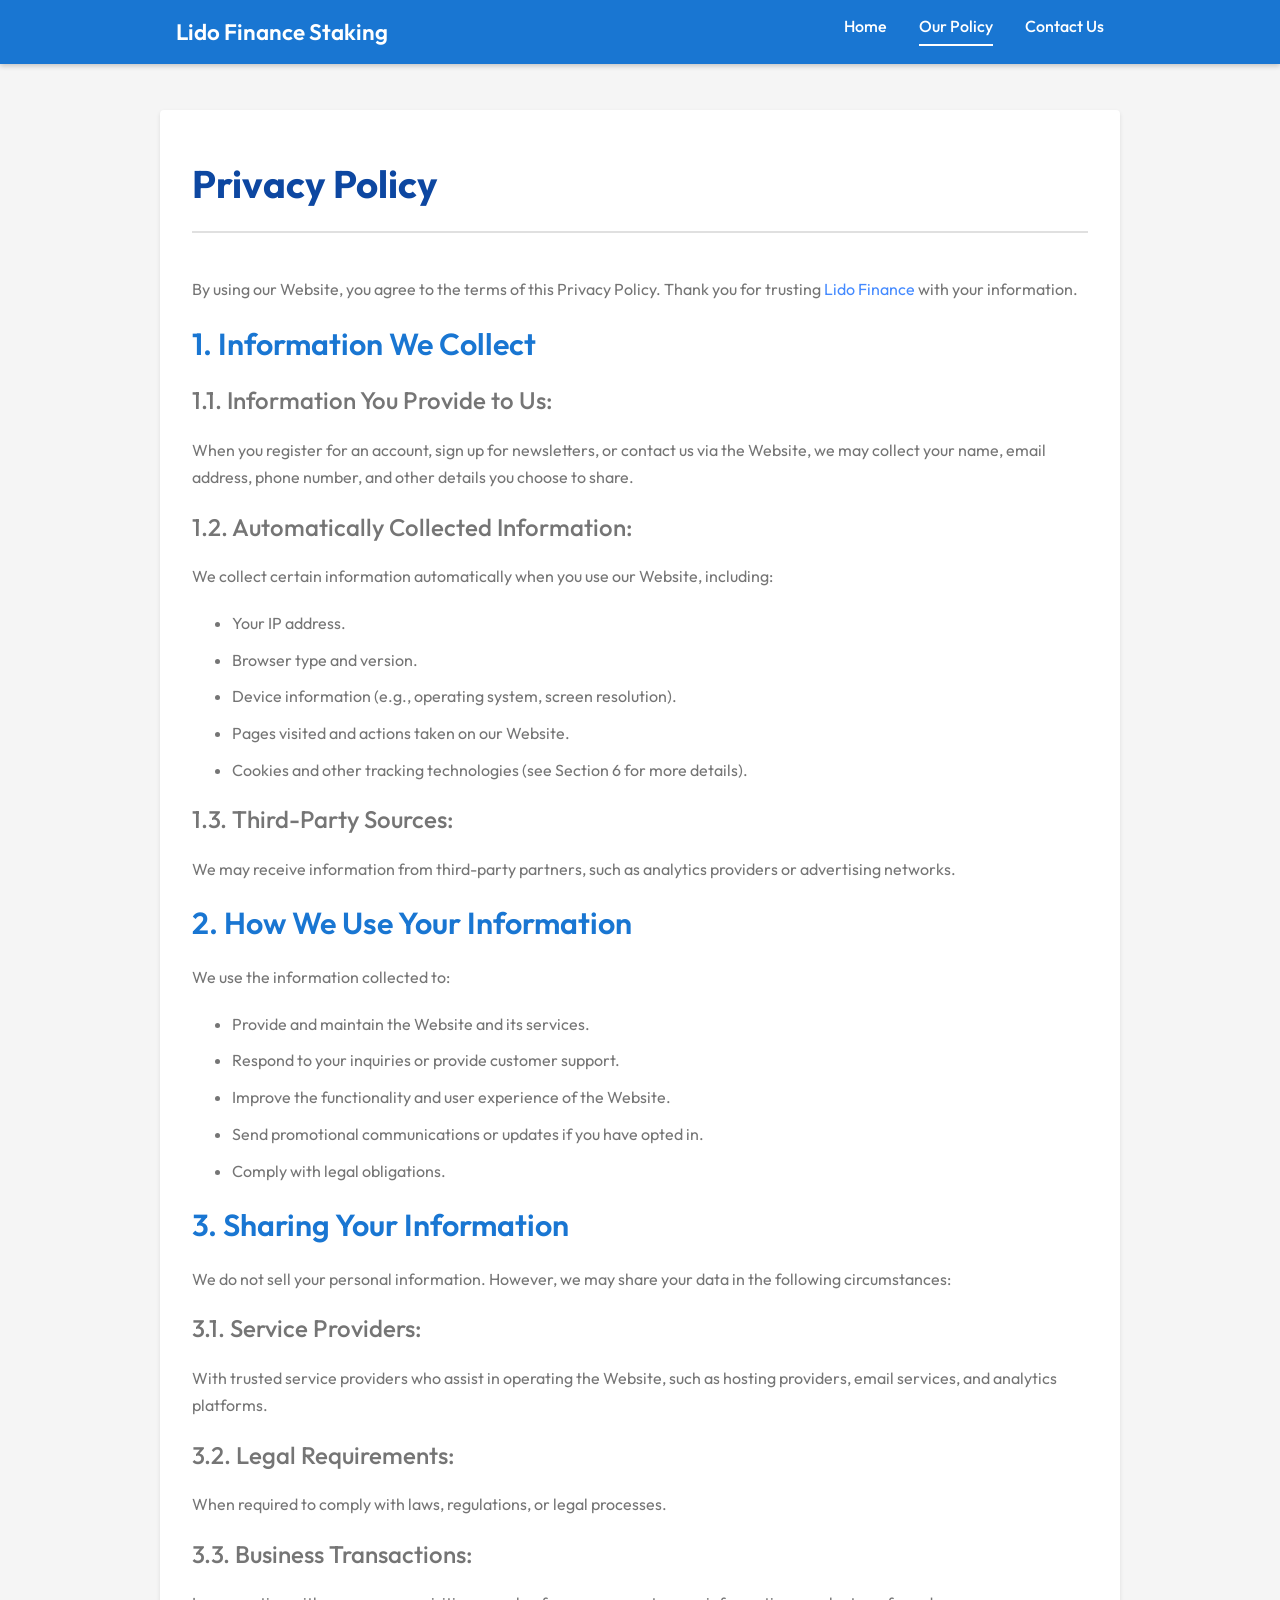
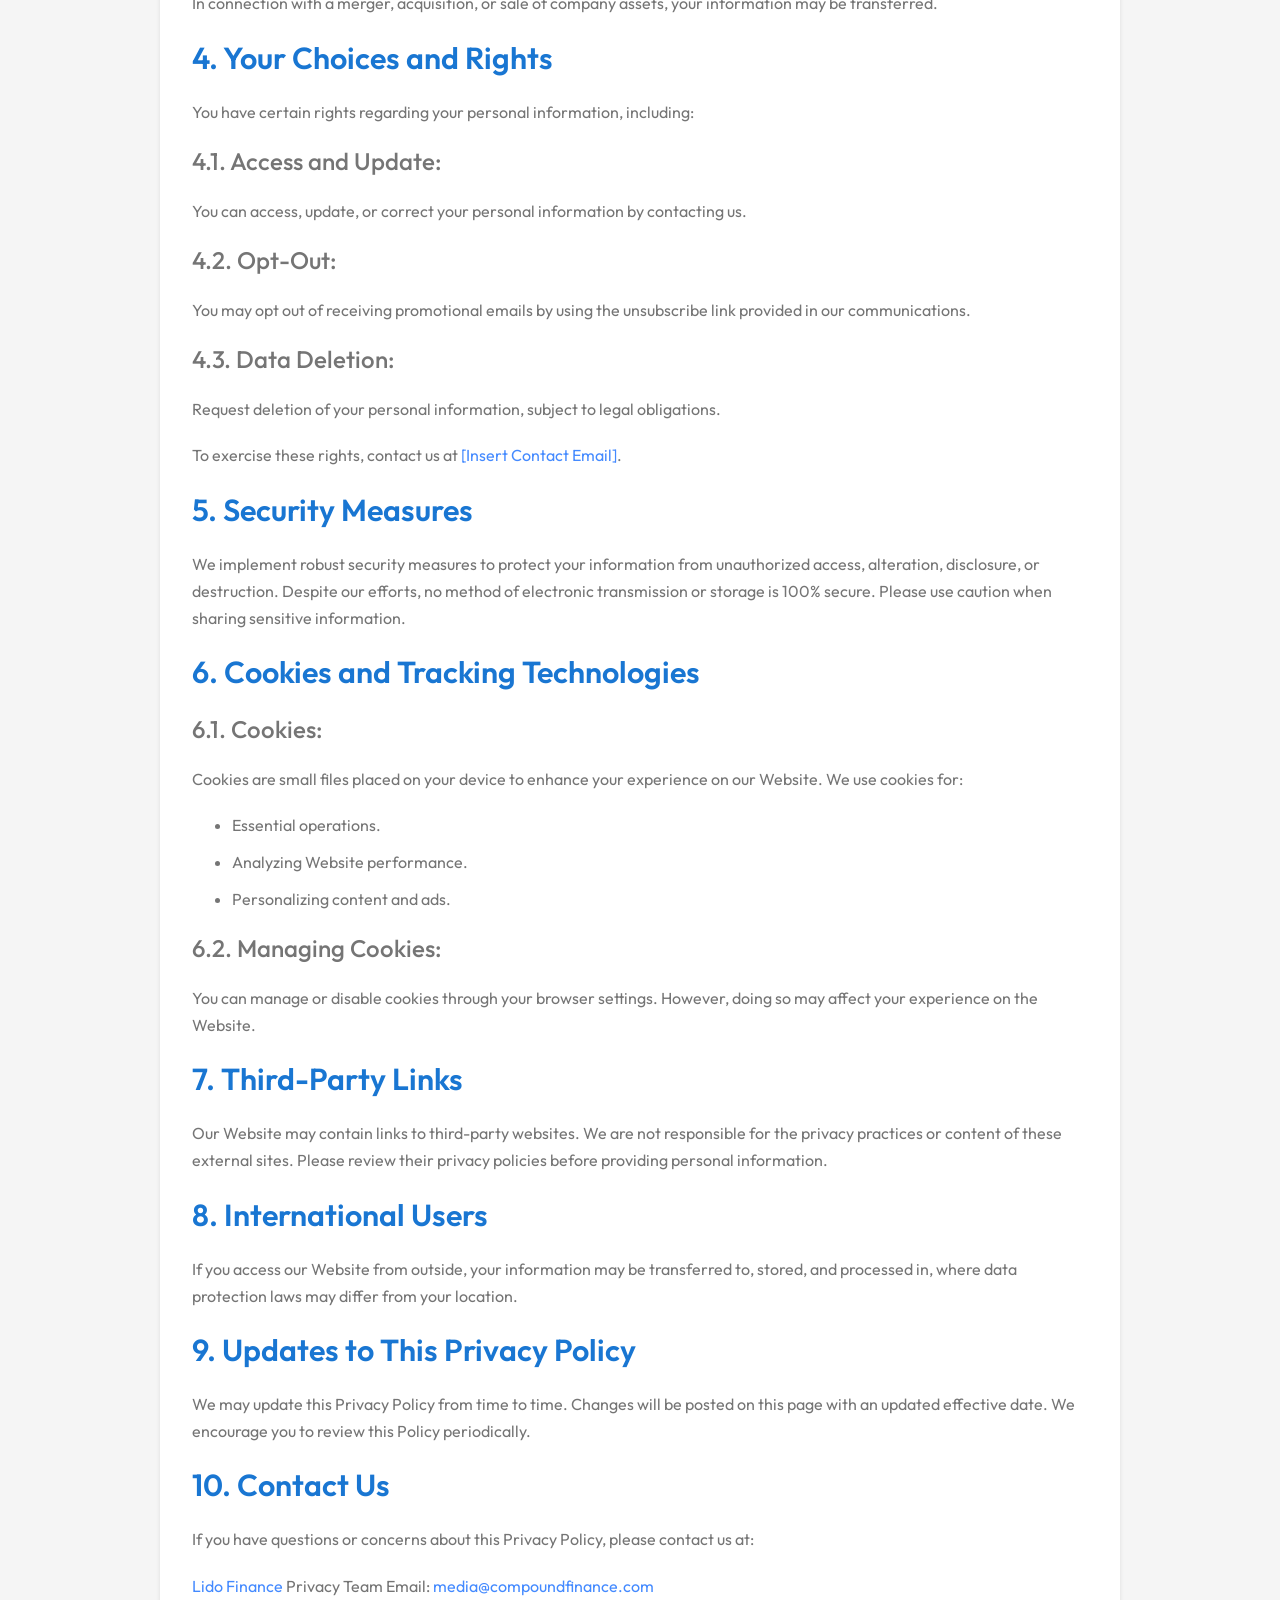
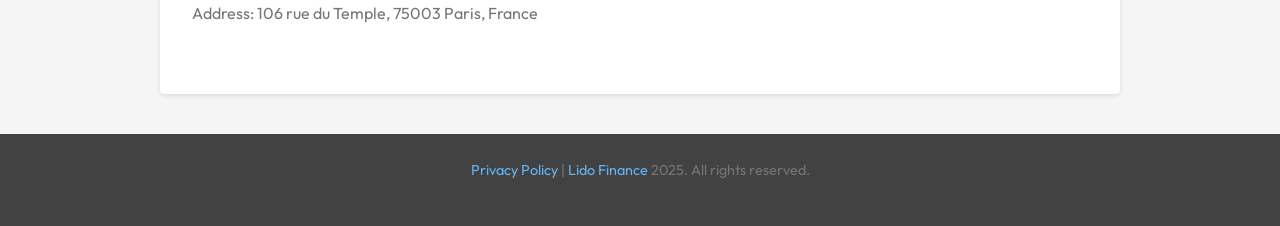
<file: policy.html>
<!doctype html>
<html lang="ru">
<head>
    <meta charset="UTF-8">
    <meta name="viewport" content="width=device-width, initial-scale=1.0">
    <title>Privacy Policy - Lido Finance</title> 
    <meta name="description" content="Privacy Policy for Lido Finance website.">
    
    <link rel="stylesheet" href="stylesheets/fonts.css">
    <link rel="stylesheet" href="stylesheets/style.css">
</head>
<body>
    <header>
         <div class="content header-content">
            <div class="logo">Lido Finance Staking</div>
            <nav>
                 <button class="burger-menu" id="burger-menu" aria-label="Toggle navigation">
                    <span></span>
                    <span></span>
                    <span></span>
                 </button>
                 <ul class="nav" id="main-nav">
                    <li><a href="index.html">Home</a></li> 
                    <li><a href="policy.html" class="active">Our Policy</a></li> 
                    <li><a href="contacts.html">Contact Us</a></li>
                </ul>
            </nav>
        </div>
    </header>

    <div class="container">
        <h1>Privacy Policy</h1>

        <div class="content-block">
             <p>By using our Website, you agree to the terms of this Privacy Policy. Thank you for trusting <a href="https://mtcaccessibility.com/" target="_blank" rel="noopener noreferrer">Lido Finance</a> with your information.</p>
            
            <h2>1. Information We Collect</h2>
            <h3>1.1. Information You Provide to Us:</h3>
            <p>When you register for an account, sign up for newsletters, or contact us via the Website, we may collect your name, email address, phone number, and other details you choose to share.</p>
            <h3>1.2. Automatically Collected Information:</h3>
            <p>We collect certain information automatically when you use our Website, including:</p>
            <ul>
                <li>Your IP address.</li>
                <li>Browser type and version.</li>
                <li>Device information (e.g., operating system, screen resolution).</li>
                <li>Pages visited and actions taken on our Website.</li>
                <li>Cookies and other tracking technologies (see Section 6 for more details).</li>
            </ul>
            <h3>1.3. Third-Party Sources:</h3>
            <p>We may receive information from third-party partners, such as analytics providers or advertising networks.</p>
            
            <h2>2. How We Use Your Information</h2>
            <p>We use the information collected to:</p>
            <ul>
                 <li>Provide and maintain the Website and its services.</li>
                 <li>Respond to your inquiries or provide customer support.</li>
                 <li>Improve the functionality and user experience of the Website.</li>
                 <li>Send promotional communications or updates if you have opted in.</li>
                 <li>Comply with legal obligations.</li>
            </ul>

            <h2>3. Sharing Your Information</h2>
             <p>We do not sell your personal information. However, we may share your data in the following circumstances:</p>
             <h3>3.1. Service Providers:</h3>
             <p>With trusted service providers who assist in operating the Website, such as hosting providers, email services, and analytics platforms.</p>
             <h3>3.2. Legal Requirements:</h3>
             <p>When required to comply with laws, regulations, or legal processes.</p>
             <h3>3.3. Business Transactions:</h3>
             <p>In connection with a merger, acquisition, or sale of company assets, your information may be transferred.</p>

            <h2>4. Your Choices and Rights</h2>
            <p>You have certain rights regarding your personal information, including:</p>
             <h3>4.1. Access and Update:</h3>
             <p>You can access, update, or correct your personal information by contacting us.</p>
             <h3>4.2. Opt-Out:</h3>
             <p>You may opt out of receiving promotional emails by using the unsubscribe link provided in our communications.</p>
             <h3>4.3. Data Deletion:</h3>
             <p>Request deletion of your personal information, subject to legal obligations.</p>
             <p>To exercise these rights, contact us at <a href="#">[Insert Contact Email]</a>.</p> 
            
             <h2>5. Security Measures</h2>
            <p>We implement robust security measures to protect your information from unauthorized access, alteration, disclosure, or destruction. Despite our efforts, no method of electronic transmission or storage is 100% secure. Please use caution when sharing sensitive information.</p>
            
            <h2>6. Cookies and Tracking Technologies</h2>
             <h3>6.1. Cookies:</h3>
             <p>Cookies are small files placed on your device to enhance your experience on our Website. We use cookies for:</p>
             <ul>
                <li>Essential operations.</li>
                <li>Analyzing Website performance.</li>
                <li>Personalizing content and ads.</li>
             </ul>
             <h3>6.2. Managing Cookies:</h3>
             <p>You can manage or disable cookies through your browser settings. However, doing so may affect your experience on the Website.</p>

            <h2>7. Third-Party Links</h2>
            <p>Our Website may contain links to third-party websites. We are not responsible for the privacy practices or content of these external sites. Please review their privacy policies before providing personal information.</p>

            <h2>8. International Users</h2>
            <p>If you access our Website from outside, your information may be transferred to, stored, and processed in, where data protection laws may differ from your location.</p>
            
             <h2>9. Updates to This Privacy Policy</h2>
            <p>We may update this Privacy Policy from time to time. Changes will be posted on this page with an updated effective date. We encourage you to review this Policy periodically.</p>
            
             <h2>10. Contact Us</h2>
             <p>If you have questions or concerns about this Privacy Policy, please contact us at:</p>
             <p><a href="https://mtcaccessibility.com/" target="_blank" rel="noopener noreferrer">Lido Finance</a> Privacy Team Email: <a href="mailto:media@compoundfinance.com">media@compoundfinance.com</a><br> 
             Address: 106 rue du Temple, 75003 Paris, France</p> 
        </div>
        
    </div>

    <footer>
         <div class="content">
             <p><a href="policy.html">Privacy Policy</a> | <a href="https://mtcaccessibility.com/" target="_blank" rel="noopener noreferrer">Lido Finance</a> 2025. All rights reserved.</p>
        </div>
    </footer>
     <script>
        const burgerMenu = document.getElementById('burger-menu');
        const mainNav = document.getElementById('main-nav');

        burgerMenu.addEventListener('click', () => {
            mainNav.classList.toggle('show');
             burgerMenu.classList.toggle('open');
        });
    </script>
</body>
</html>
</file>
<file: stylesheets/fonts.css>
@font-face {
	font-family: 'Outfit';
	src: url('../static/Outfit-Thin.ttf') format('truetype');
	font-weight: 100;
	font-style: normal;
}

@font-face {
	font-family: 'Outfit';
	src: url('../static/Outfit-ExtraLight.ttf') format('truetype');
	font-weight: 200;
	font-style: normal;
}

@font-face {
	font-family: 'Outfit';
	src: url('../static/Outfit-Light.ttf') format('truetype');
	font-weight: 300;
	font-style: normal;
}

@font-face {
	font-family: 'Outfit';
	src: url('../static/Outfit-Regular.ttf') format('truetype');
	font-weight: 400;
	font-style: normal;
}

@font-face {
	font-family: 'Outfit';
	src: url('../static/Outfit-Medium.ttf') format('truetype');
	font-weight: 500;
	font-style: normal;
}

@font-face {
	font-family: 'Outfit';
	src: url('../static/Outfit-SemiBold.ttf') format('truetype');
	font-weight: 600;
	font-style: normal;
}

@font-face {
	font-family: 'Outfit';
	src: url('../static/Outfit-Bold.ttf') format('truetype');
	font-weight: 700;
	font-style: normal;
}

@font-face {
	font-family: 'Outfit';
	src: url('../static/Outfit-ExtraBold.ttf') format('truetype');
	font-weight: 800;
	font-style: normal;
}

@font-face {
	font-family: 'Outfit';
	src: url('../static/Outfit-Black.ttf') format('truetype');
	font-weight: 900;
	font-style: normal;
}
</file>
<file: stylesheets/style.css>
@import url('fonts.css');


:root {
    --primary-color: #1976D2; 
    --primary-light: #64B5F6; 
    --primary-dark: #0D47A1; 
    --accent-color: #448AFF; 
    --text-primary: #212121; 
    --text-secondary: #757575; 
    --text-on-primary: #ffffff;
    --background-color: #f5f5f5; 
    --surface-color: #ffffff;
    --border-color: #e0e0e0; 
}



* {
    margin: 0;
    padding: 0;
    box-sizing: border-box;
}

html {
    scroll-behavior: smooth;
}

body {
    font-family: 'Outfit', sans-serif;
    line-height: 1.7;
    color: var(--text-primary);
    background-color: var(--background-color);
    padding-top: 70px; 
    
}

.container {
    max-width: 960px;
    margin: 2.5rem auto;
    padding: 1.5rem 2rem; 
    background-color: var(--surface-color);
    box-shadow: 0 2px 4px rgba(0,0,0,0.1); 
    border-radius: 4px; 
}

.content {
     max-width: 960px;
     margin: 0 auto;
     padding: 0 1rem;
}


header {
    background-color: var(--primary-color);
    color: var(--text-on-primary);
    padding: 0.8rem 0; 
    position: fixed;
    top: 0;
    width: 100%;
    z-index: 1000;
    box-shadow: 0 2px 5px rgba(0,0,0,0.2); 
}

.header-content {
    display: flex;
    justify-content: space-between; 
    align-items: center;
    padding: 0 1rem; 
}

.logo {
    font-size: 1.4rem;
    font-weight: 600; 
    cursor: pointer;
}

header nav {
    display: flex;
    align-items: center;
}

header nav ul.nav {
    list-style: none;
    display: flex;
    margin: 0; 
}

header nav ul.nav li {
    margin-left: 2rem; 
}

header nav ul.nav li a {
    color: var(--text-on-primary);
    text-decoration: none;
    font-weight: 500; 
    padding: 0.5rem 0;
    border-bottom: 2px solid transparent; 
    transition: color 0.3s ease, border-bottom-color 0.3s ease;
}

header nav ul.nav li a:hover,
header nav ul.nav li a.active { 
    color: var(--text-on-primary);
     border-bottom-color: var(--text-on-primary); 
}



.content-block {
    padding: 1.5rem 0;
    margin-bottom: 1.5rem; 
    border-bottom: 1px solid var(--border-color);
}

.content-block:last-child {
    border-bottom: none;
    margin-bottom: 0;
    padding-bottom: 1.5rem; 
}


h1, h2, h3 {
    margin-bottom: 1.2rem;
    line-height: 1.4;
    font-weight: 600; 
    color: var(--text-primary);
}

h1 {
    font-size: 2.4rem; 
    font-weight: 700; 
    padding-top: 1.5rem; 
    border-bottom: 2px solid var(--border-color);
    padding-bottom: 1.2rem;
    color: var(--primary-dark); 
}

h2 {
    font-size: 1.9rem;
    color: var(--primary-color); 
}

h3 {
    font-size: 1.5rem;
    color: var(--text-secondary); 
    font-weight: 500; 
}

p {
    margin-bottom: 1.2rem;
    color: var(--text-secondary); 
}

ul, ol {
    margin-bottom: 1.2rem;
    padding-left: 2.5rem; 
}

li {
    margin-bottom: 0.6rem;
    color: var(--text-secondary);
}

li > b, li > strong {
    color: var(--text-primary); 
}

b, strong {
    font-weight: 700; 
    color: var(--text-primary);
}

a {
    color: var(--accent-color); 
    text-decoration: none;
    transition: color 0.3s ease;
}

a:hover {
    color: var(--primary-dark); 
    text-decoration: underline;
}


.responsive-img {
    max-width: 100%;
    height: auto;
    display: block; 
    margin: 2rem auto; 
    border-radius: 4px; 
    box-shadow: 0 3px 6px rgba(0,0,0,0.16); 
}


.contact-info ul {
    list-style: none;
    padding-left: 0;
}
.contact-info li {
    margin-bottom: 0.8rem;
}



footer {
    background-color: #424242; 
    color: #bdbdbd; 
    text-align: center;
    padding: 1.5rem 0; 
    margin-top: 2.5rem;
    font-size: 0.9rem;
    
     
    
    
}

footer a {
    color: var(--primary-light); 
    text-decoration: none;
    transition: color 0.3s ease;
}

footer a:hover {
    color: var(--text-on-primary); 
     text-decoration: underline;
}


.burger-menu {
    display: none; 
    cursor: pointer;
    background: none;
    border: none;
    padding: 0;
}

.burger-menu span {
    display: block;
    width: 25px;
    height: 3px;
    background-color: var(--text-on-primary);
    margin: 5px 0;
    transition: all 0.3s ease-in-out;
}


.burger-menu.open span:nth-child(1) {
    transform: translateY(8px) rotate(45deg);
}
.burger-menu.open span:nth-child(2) {
    opacity: 0;
}
.burger-menu.open span:nth-child(3) {
    transform: translateY(-8px) rotate(-45deg);
}



@media (max-width: 768px) {
    body {
        padding-top: 60px; 
    }
    .container {
        margin: 1.5rem auto;
        padding: 1rem 1.5rem;
    }
    
    h1 { font-size: 2rem; }
    h2 { font-size: 1.6rem; }
    h3 { font-size: 1.3rem; }
    
    
     .header-content {
        padding: 0 1rem; 
    }

     .logo {
        font-size: 1.2rem;
    }

    
    .burger-menu {
        display: block; 
        margin-left: 1rem; 
    }

    
    header nav ul.nav {
        display: none; 
        position: absolute;
        top: 100%; 
        left: 0;
        width: 100%;
        background-color: var(--primary-color);
        flex-direction: column;
        align-items: center;
        padding: 0;
        margin: 0;
        max-height: 0; 
        overflow: hidden;
        transition: max-height 0.4s ease-out, padding 0.4s ease-out; 
        box-shadow: 0 4px 6px rgba(0,0,0,0.1);
    }
    
    header nav ul.nav.show {
        display: flex; 
        max-height: 500px; 
        
    }

    header nav ul.nav li {
        margin: 0;
        width: 100%;
        text-align: center;
    }
    
    header nav ul.nav li a {
        display: block; 
        padding: 1rem;
        border-bottom: 1px solid var(--primary-light); 
        width: 100%;
        transition: background-color 0.3s ease;
    }
     header nav ul.nav li:last-child a {
        border-bottom: none;
    }

    header nav ul.nav li a:hover,
    header nav ul.nav li a.active {
        background-color: var(--primary-dark); 
        border-bottom-color: var(--primary-light); 
    }
}
</file>
